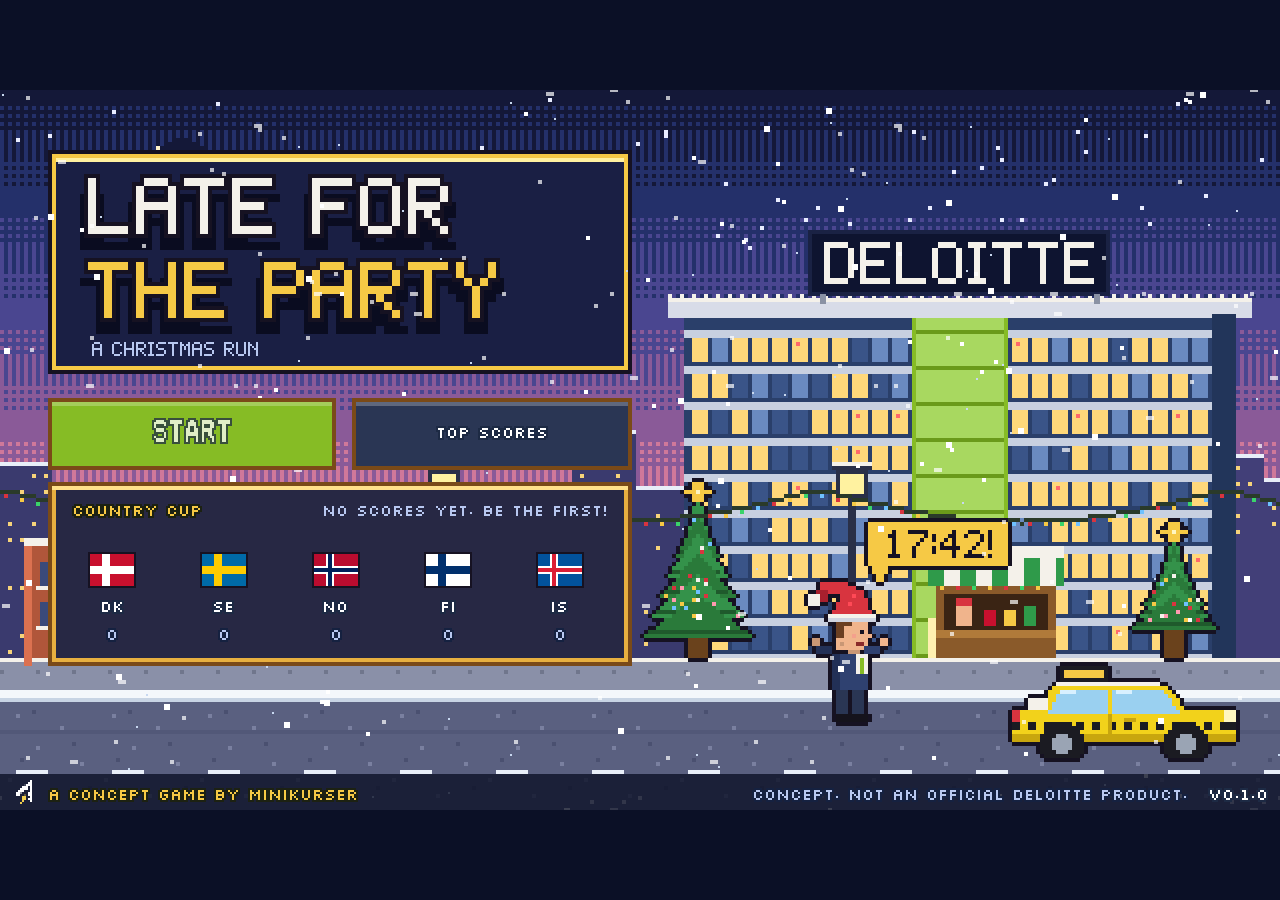
<file: deloitte/index.html>
<!DOCTYPE html>
<html lang="en">
<head>
<meta charset="utf-8">
<title>Late for the Party | concept game by Minikurser</title>
<meta name="robots" content="noindex, nofollow">
<meta name="description" content="Concept for a small Christmas pixel game for mobile. Built by Minikurser. Not an official Deloitte product.">
<meta name="author" content="Minikurser">
<meta property="og:site_name" content="Minikurser">
<meta property="og:title" content="Late for the Party">
<meta property="og:description" content="Concept game by Minikurser: run through the city, the office and the party before 18:00.">
<meta property="og:type" content="website">
<meta property="og:url" content="https://minikurser.dk/deloitte/">
<meta property="og:image" content="https://minikurser.dk/deloitte/preview.png">
<meta property="og:image:width" content="1200">
<meta property="og:image:height" content="630">
<meta name="twitter:card" content="summary_large_image">
<meta name="viewport" content="width=device-width, initial-scale=1, maximum-scale=1, user-scalable=no, viewport-fit=cover">
<meta name="theme-color" content="#0b1026">
<meta name="mobile-web-app-capable" content="yes">
<meta name="apple-mobile-web-app-capable" content="yes">
<meta name="apple-mobile-web-app-status-bar-style" content="black-translucent">
<meta name="apple-mobile-web-app-title" content="Late for the Party">
<link rel="icon" href="/img/favicon.png">
<style>
  html, body { margin: 0; height: 100%; background: #0b1026; overflow: hidden; overscroll-behavior: none; }
  body {
    position: fixed; inset: 0;
    padding: env(safe-area-inset-top) env(safe-area-inset-right) env(safe-area-inset-bottom) env(safe-area-inset-left);
    box-sizing: border-box; display: flex; flex-direction: column;
    touch-action: none; -webkit-user-select: none; user-select: none; -webkit-touch-callout: none;
    font-family: Montserrat, system-ui, -apple-system, 'Segoe UI', sans-serif;
  }
  #game { flex: 1; min-height: 0; width: 100%; }
  #game canvas { image-rendering: pixelated; display: block; }
  #rotate { display: none; color: #f6f1e6; text-align: center; padding: 14px 16px 22px; font-size: 16px; line-height: 1.4; }
  #rotate b { color: #ffcf3b; }
  @media (orientation: portrait) and (pointer: coarse) { #rotate { display: block; } }
  noscript { color: #f6f1e6; padding: 24px; display: block; }
  #splash { position: fixed; inset: 0; z-index: 20; background: #2a2847; display: flex; flex-direction: column;
    align-items: center; justify-content: center; gap: 14px; transition: opacity .5s; color: #f2f2f2; }
  #splash img { width: min(18vw, 18vh, 90px); height: auto; }
  #splash p { margin: 0; font-size: 15px; letter-spacing: .25em; text-transform: uppercase; }
  #splash small { font-size: 11px; letter-spacing: .08em; color: #b8b7c8; }
  #splash.gone { opacity: 0; pointer-events: none; }
  #rotate img { width: 40px; display: block; margin: 0 auto 10px; }
</style>
</head>
<body>
<div id="game"></div>
<div id="rotate"><img src="/img/minikurser-symbol-hvid.png" alt="Minikurser"><b>Turn your phone.</b><br>The game is made for landscape.</div>
<div id="splash" role="img" aria-label="Minikurser presents"><img src="/img/minikurser-symbol-hvid.png" alt="Minikurser"><p>Minikurser presents</p><small>Concept game. Not an official Deloitte product.</small></div>
<noscript>The game needs JavaScript.</noscript>
<script>
// Minikursers logo vises, mens spillet hentes, og mindst halvandet sekund
(function () {
  var t0 = Date.now();
  window.__hideSplash = function () {
    var el = document.getElementById('splash');
    if (!el) return;
    setTimeout(function () { el.classList.add('gone'); setTimeout(function () { el.remove(); }, 600); }, Math.max(0, 1500 - (Date.now() - t0)));
  };
})();
(function load(urls) {
  if (!urls.length) { window.__hideSplash(); document.getElementById('rotate').style.display = 'block'; document.getElementById('rotate').textContent = 'The game engine could not be loaded. Check your connection and try again.'; return; }
  var s = document.createElement('script');
  s.src = urls[0];
  s.onload = function () { import('./src/main.js'); };
  s.onerror = function () { load(urls.slice(1)); };
  document.head.appendChild(s);
})(["vendor/phaser.min.js", "https://cdn.jsdelivr.net/npm/phaser@4.2.1/dist/phaser.min.js", "https://unpkg.com/phaser@4.2.1/dist/phaser.min.js"]);
</script>
</body>
</html>
</file>
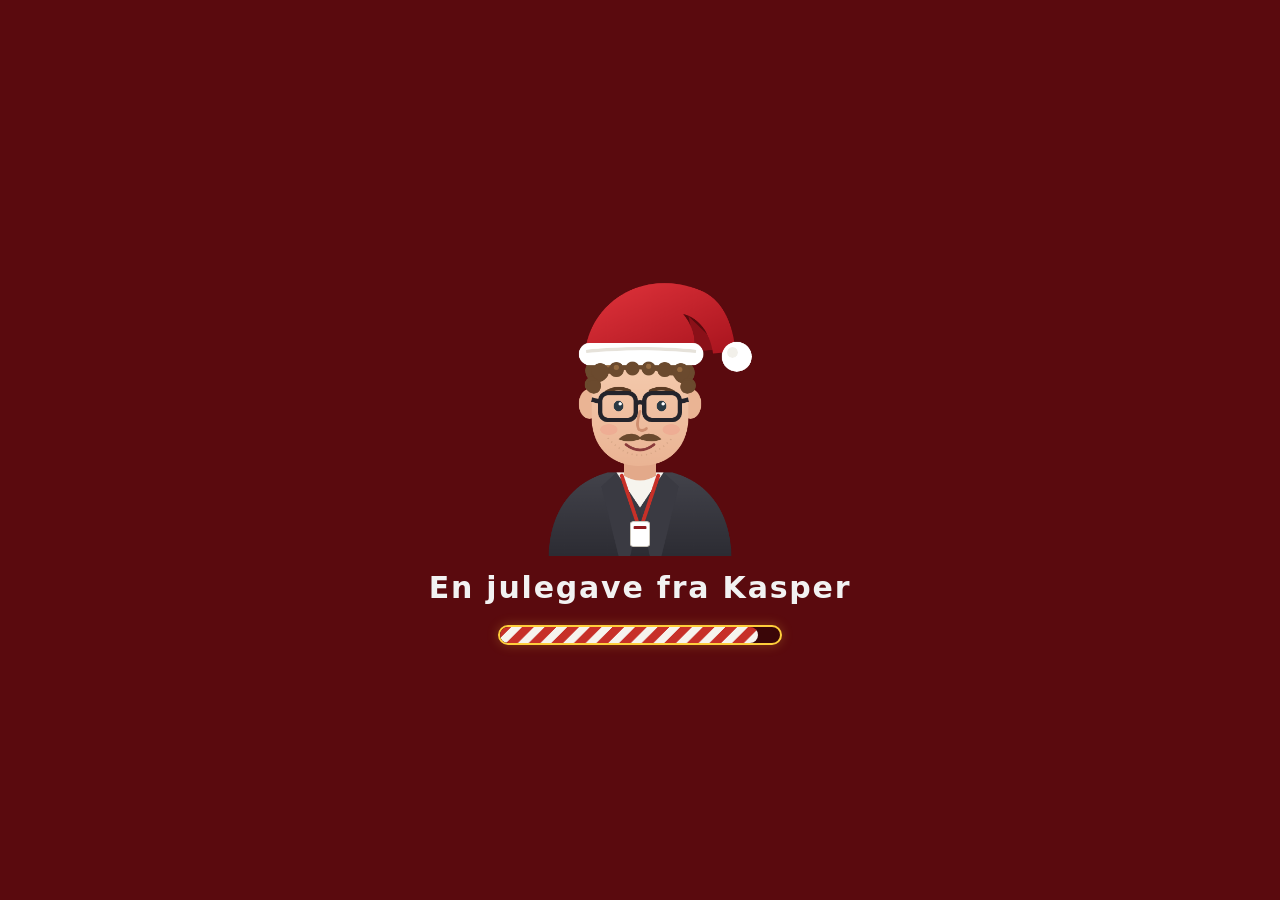
<file: frb/index.html>
<!DOCTYPE html>
<html lang="da">
<head>
<meta charset="utf-8">
<title>Nå julefrokosten | FRB+ julespil</title>
<meta name="robots" content="noindex, nofollow">
<meta name="description" content="Et lille julespil til mobilen for kollegerne på Campusadministrationen Frederiksberg+. En julegave fra Kasper.">
<meta name="author" content="Kasper Bergstrøm">
<meta property="og:site_name" content="Nå julefrokosten">
<meta property="og:title" content="Nå julefrokosten">
<meta property="og:description" content="Løb gennem campus, kontoret og julefrokosten, før klokken bliver 14.30. Afdelingerne dyster om pokalen.">
<meta property="og:type" content="website">
<meta property="og:url" content="https://minikurser.dk/frb/">
<meta property="og:image" content="https://minikurser.dk/frb/preview.png">
<meta property="og:image:width" content="1200">
<meta property="og:image:height" content="630">
<meta name="twitter:card" content="summary_large_image">
<meta name="viewport" content="width=device-width, initial-scale=1, maximum-scale=1, user-scalable=no, viewport-fit=cover">
<meta name="theme-color" content="#0b1026">
<meta name="mobile-web-app-capable" content="yes">
<meta name="apple-mobile-web-app-capable" content="yes">
<meta name="apple-mobile-web-app-status-bar-style" content="black-translucent">
<meta name="apple-mobile-web-app-title" content="Nå julefrokosten">
<link rel="icon" href="assets/avatar.png">
<style>
  html, body { margin: 0; height: 100%; background: #0b1026; overflow: hidden; overscroll-behavior: none; }
  body {
    position: fixed; inset: 0;
    padding: env(safe-area-inset-top) env(safe-area-inset-right) env(safe-area-inset-bottom) env(safe-area-inset-left);
    box-sizing: border-box; display: flex; flex-direction: column;
    touch-action: none; -webkit-user-select: none; user-select: none; -webkit-touch-callout: none;
    font-family: Montserrat, system-ui, -apple-system, 'Segoe UI', sans-serif;
  }
  #game { flex: 1; min-height: 0; width: 100%; }
  #game canvas { image-rendering: pixelated; display: block; }
  #rotate { display: none; color: #f6f1e6; text-align: center; padding: 14px 16px 22px; font-size: 16px; line-height: 1.4; }
  #rotate b { color: #ffcf3b; }
  @media (orientation: portrait) and (pointer: coarse) { #rotate { display: block; } }
  noscript { color: #f6f1e6; padding: 24px; display: block; }
  #splash { position: fixed; inset: 0; z-index: 20; background: #5a0a0e; display: flex; flex-direction: column;
    align-items: center; justify-content: center; gap: 14px; transition: opacity .5s; color: #f2f2f2; }
  #splash img { height: min(48vh, 300px); width: auto; }
  #splash p { margin: 0; font-size: clamp(20px, 4.5vh, 30px); font-weight: 700; letter-spacing: .06em; }
  #splash small { font-size: clamp(14px, 3vh, 19px); letter-spacing: .04em; color: #f2d6d2; }
  #splash.gone { opacity: 0; pointer-events: none; }
  /* juleagtig indlæsning: en bolsjestang, der langsomt fyldes op */
  #load { width: min(60vw, 280px); height: 16px; margin-top: 6px; border: 2px solid #ffcf3b; border-radius: 10px;
    background: #3a0608; overflow: hidden; box-shadow: 0 0 12px rgba(255, 207, 59, .25); }
  #load i { display: block; height: 100%; width: 0; border-radius: 8px;
    background: repeating-linear-gradient(-45deg, #f6f4ee 0 8px, #c73028 8px 16px); background-size: 22.6px 22.6px;
    animation: fill 3.4s cubic-bezier(.3, .1, .3, 1) forwards, stripes .9s linear infinite; }
  #load.done i { width: 100% !important; animation: stripes .9s linear infinite; transition: width .35s ease-out; }
  @keyframes fill { from { width: 0; } to { width: 92%; } }
  @keyframes stripes { from { background-position: 0 0; } to { background-position: 22.6px 0; } }
  @media (prefers-reduced-motion: reduce) { #load i { animation: fill 3.4s linear forwards; } }
  #rotate img { width: 40px; display: block; margin: 0 auto 10px; }
</style>
</head>
<body>
<div id="game"></div>
<div id="rotate"><img src="assets/avatar.png" alt="" style="width:80px"><b>Vend telefonen.</b><br>Spillet er lavet til at ligge ned.</div>
<div id="splash" role="img" aria-label="En julegave fra Kasper"><img src="assets/avatar.png" alt="Kasper med nissehue"><p>En julegave fra Kasper</p><div id="load" aria-hidden="true"><i></i></div></div>
<noscript>Spillet kræver JavaScript.</noscript>
<script>
// Kasper vises, mens spillet hentes, og mindst tre et halvt sekund, så alle kan se, hvem gaven er fra
(function () {
  var t0 = Date.now();
  window.__hideSplash = function () {
    var el = document.getElementById('splash');
    if (!el) return;
    var wait = Math.max(0, 3500 - (Date.now() - t0));
    setTimeout(function () {
      var bar = document.getElementById('load');
      if (bar) bar.classList.add('done');   // bolsjestangen fyldes helt op, før skærmen forsvinder
      setTimeout(function () { el.classList.add('gone'); setTimeout(function () { el.remove(); }, 600); }, 450);
    }, wait);
  };
})();
(function load(urls) {
  if (!urls.length) { window.__hideSplash(); document.getElementById('rotate').style.display = 'block'; document.getElementById('rotate').textContent = 'Spillet kunne ikke hentes. Tjek forbindelsen og prøv igen.'; return; }
  var s = document.createElement('script');
  s.src = urls[0];
  s.onload = function () { import('./src/main.js'); };
  s.onerror = function () { load(urls.slice(1)); };
  document.head.appendChild(s);
})(["vendor/phaser.min.js", "https://cdn.jsdelivr.net/npm/phaser@4.2.1/dist/phaser.min.js", "https://unpkg.com/phaser@4.2.1/dist/phaser.min.js"]);
</script>
</body>
</html>
</file>
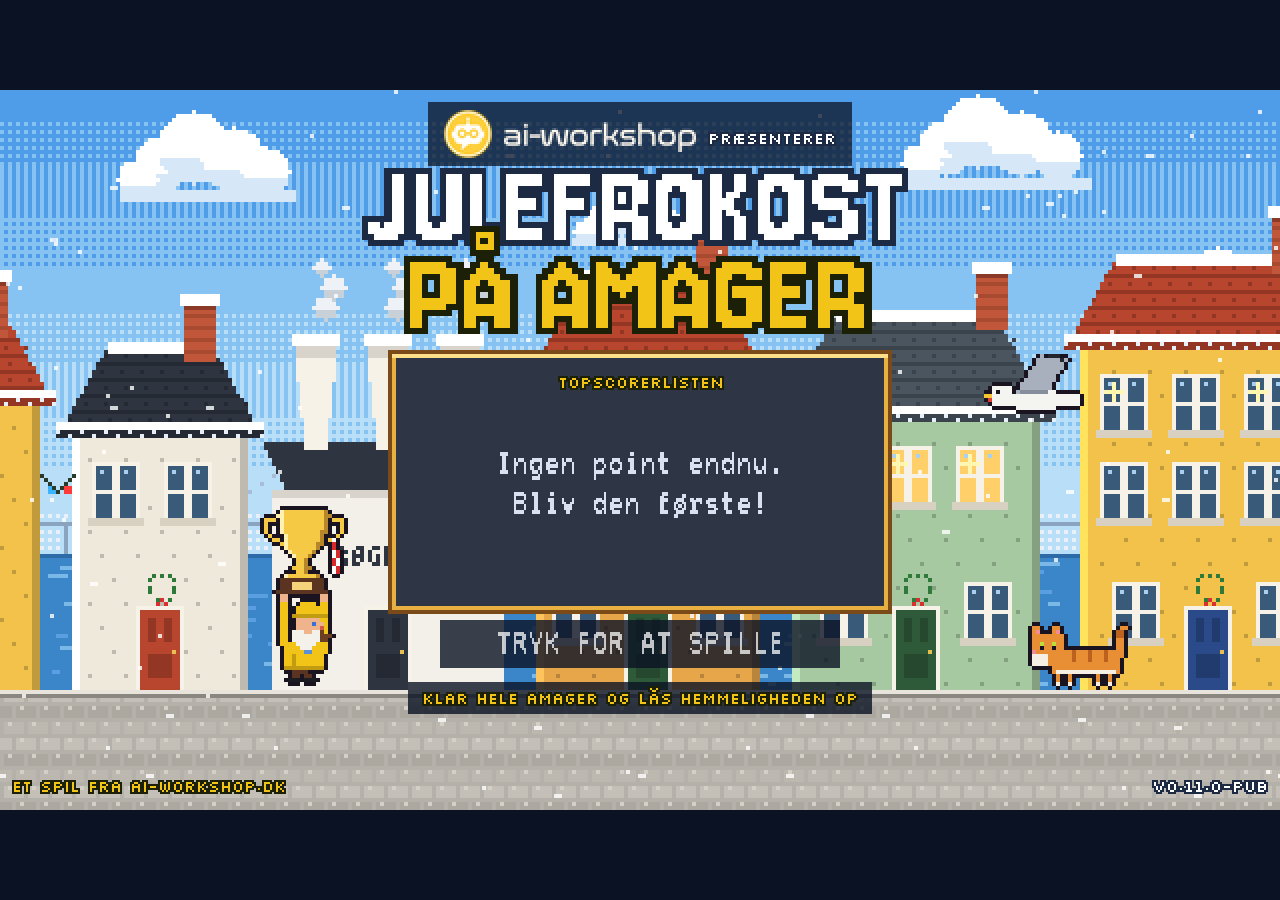
<file: julefrokost/index.html>
<!DOCTYPE html>
<html lang="da">
<head>
<meta charset="utf-8">
<title>Julefrokost på Amager | et spil fra ai-workshop</title>
<meta name="description" content="Et lille pixelspil fra ai-workshop. Løb gennem Amager som skagenfisker med en kæmpe pokal, kom på topscorerlisten og lås hemmeligheden op. Bygget med AI af ai-workshop.dk.">
<meta name="author" content="ai-workshop.dk">
<meta property="og:site_name" content="ai-workshop.dk">
<meta property="og:title" content="Julefrokost på Amager: kan du slå topscoren?">
<meta property="og:description" content="Et spil fra ai-workshop. Tretten baner fra Dragør over Islands Brygge, Amager Bio og Amager Strand til CopenHill. Spil på mobilen, kom på listen og lås hemmeligheden op.">
<meta property="og:type" content="website">
<meta property="og:image" content="https://minikurser.dk/julefrokost/assets/og.png">
<meta property="og:url" content="https://minikurser.dk/julefrokost/">
<link rel="canonical" href="https://minikurser.dk/julefrokost/">
<meta name="twitter:card" content="summary_large_image">
<meta name="viewport" content="width=device-width, initial-scale=1, maximum-scale=1, user-scalable=no, viewport-fit=cover">
<meta name="theme-color" content="#0b1224">
<meta name="mobile-web-app-capable" content="yes">
<meta name="apple-mobile-web-app-capable" content="yes">
<meta name="apple-mobile-web-app-status-bar-style" content="black-translucent">
<meta name="apple-mobile-web-app-title" content="Julefrokost">
<link rel="icon" type="image/png" sizes="32x32" href="assets/brand/favicon-32.png">
<link rel="icon" type="image/png" sizes="192x192" href="assets/brand/favicon-192.png">
<link rel="apple-touch-icon" href="assets/icon-192.png">
<style>
  html, body { margin: 0; height: 100%; background: #0b1224; overflow: hidden; overscroll-behavior: none; }
  body {
    position: fixed; inset: 0;
    padding: env(safe-area-inset-top) env(safe-area-inset-right) env(safe-area-inset-bottom) env(safe-area-inset-left);
    box-sizing: border-box; display: flex; flex-direction: column;
    touch-action: none; -webkit-user-select: none; user-select: none; -webkit-touch-callout: none;
    font-family: system-ui, -apple-system, 'Segoe UI', sans-serif;
  }
  #game { flex: 1; min-height: 0; width: 100%; }
  #game canvas { image-rendering: pixelated; display: block; }
  #rotate { display: none; color: #f6f1e6; text-align: center; padding: 14px 16px 22px; font-size: 16px; line-height: 1.4; }
  #rotate b { color: #f2c418; }
  @media (orientation: portrait) and (pointer: coarse) { #rotate { display: block; } }
  noscript { color: #f6f1e6; padding: 24px; display: block; }
  #splash { position: fixed; inset: 0; z-index: 20; background: #0b1224; display: flex; flex-direction: column;
    align-items: center; justify-content: center; gap: 14px; transition: opacity .5s; color: #d9e0ee; }
  #splash img { width: min(44vw, 44vh, 220px); height: auto; }
  #splash p { margin: 0; font-size: 15px; letter-spacing: .25em; text-transform: uppercase; }
  #splash.gone { opacity: 0; pointer-events: none; }
  #rotate img { width: 96px; display: block; margin: 0 auto 10px; }
</style>
</head>
<body>
<div id="game"></div>
<div id="rotate"><img src="assets/brand/logo-light.png" alt="ai-workshop"><b>Drej telefonen.</b><br>Spillet er lavet til bredformat.</div>
<div id="splash" role="img" aria-label="ai-workshop præsenterer"><img src="assets/brand/logo-light.png" alt="ai-workshop"><p>præsenterer</p></div>
<noscript>Spillet kræver JavaScript.</noscript>
<script>
// ai-workshops logo vises, mens spillet hentes, og mindst halvandet sekund
(function () {
  var t0 = Date.now();
  window.__hideSplash = function () {
    var el = document.getElementById('splash');
    if (!el) return;
    setTimeout(function () { el.classList.add('gone'); setTimeout(function () { el.remove(); }, 600); }, Math.max(0, 1500 - (Date.now() - t0)));
  };
})();
(function load(urls) {
  if (!urls.length) { window.__hideSplash(); document.getElementById('rotate').style.display = 'block'; document.getElementById('rotate').textContent = 'Spilmotoren kunne ikke hentes. Tjek forbindelsen og prøv igen.'; return; }
  var s = document.createElement('script');
  s.src = urls[0];
  s.onload = function () { import('./src/main.js'); };
  s.onerror = function () { load(urls.slice(1)); };
  document.head.appendChild(s);
})(["vendor/phaser.min.js", "https://cdn.jsdelivr.net/npm/phaser@4.2.1/dist/phaser.min.js", "https://unpkg.com/phaser@4.2.1/dist/phaser.min.js"]);
</script>
</body>
</html>
</file>
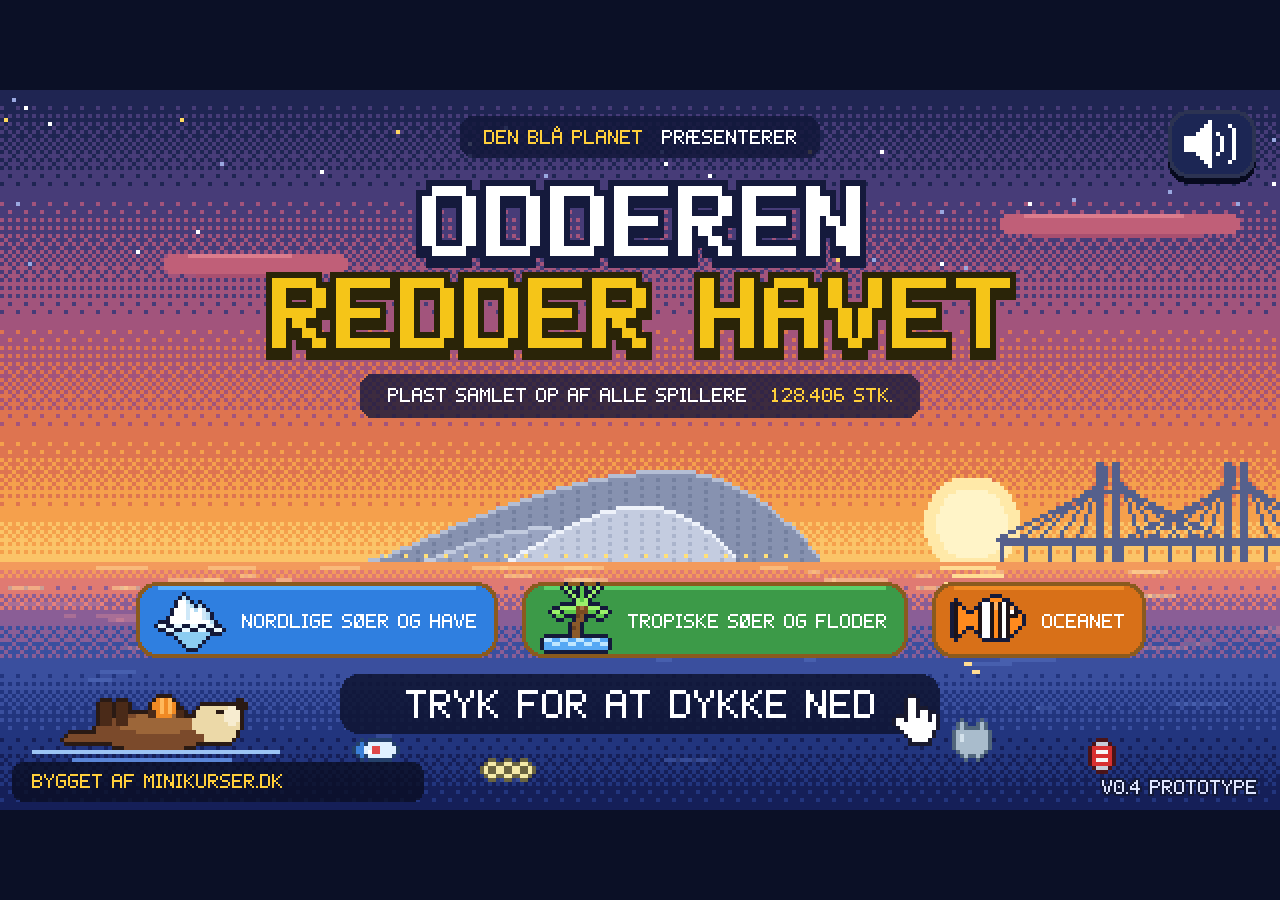
<file: odderen/index.html>
<!DOCTYPE html>
<html lang="da">
<head>
<meta charset="utf-8">
<meta name="viewport" content="width=device-width, initial-scale=1, user-scalable=no">
<title>Odderen redder havet</title>
<meta name="robots" content="noindex, nofollow">
<meta name="description" content="Prototype på et pixelspil til mobilen: odderen rydder op i havet. Bygget af Minikurser.">
<meta property="og:title" content="Odderen redder havet">
<meta property="og:description" content="Prototype på et pixelspil til mobilen: odderen rydder op i havet. Startskærm, valg af odder, verdenskort og øvebanen Øresund.">
<meta property="og:type" content="website">
<meta property="og:url" content="https://minikurser.dk/odderen/">
<meta property="og:image" content="https://minikurser.dk/odderen/preview.png">
<meta property="og:image:width" content="1200">
<meta property="og:image:height" content="630">
<meta name="twitter:card" content="summary_large_image">
<link rel="icon" href="/img/favicon.png">
<style>
html,body{margin:0;height:100%;background:#0b1026;overflow:hidden;touch-action:none;-webkit-user-select:none;user-select:none;-webkit-touch-callout:none;-webkit-tap-highlight-color:transparent}
#stage{position:fixed;left:50%;top:50%;transform:translate(-50%,-50%)}
canvas{display:block;width:100%;height:100%}
</style>
</head>
<body>
<div id="stage"><canvas id="c" width="640" height="360" aria-label="Odderen redder havet. Pixelspil med startskærm, valg af odder, verdenskort og øvebane."></canvas></div>
<script>
(()=>{'use strict';
/* ============================================================
   ODDEREN REDDER HAVET  ·  prototype v0.3
   Tegnes i 320x180 "fede pixels" (art) og 640x360 (tekst/UI).
   ============================================================ */
const W=640,H=360,AW=320,AH=180;
const mkc=(w,h)=>{const c=document.createElement('canvas');c.width=w;c.height=h;return c};
const stage=document.getElementById('stage'),cv=document.getElementById('c'),sx=cv.getContext('2d');
const buf=mkc(W,H),b=buf.getContext('2d');
const art=mkc(AW,AH),a=art.getContext('2d');
b.imageSmoothingEnabled=false;a.imageSmoothingEnabled=false;

/* ---------- små hjælpere ---------- */
const R=(ctx,x,y,w,h,c)=>{ctx.fillStyle=c;ctx.fillRect(Math.round(x),Math.round(y),Math.round(w),Math.round(h))};
/* afrundet kasse i pixelstil */
function rr(ctx,x,y,w,h,r,c){x=Math.round(x);y=Math.round(y);w=Math.round(w);h=Math.round(h);if(w<=0||h<=0)return;r=Math.max(0,Math.min(r|0,w>>1,h>>1));ctx.fillStyle=c;if(!r){ctx.fillRect(x,y,w,h);return}
 ctx.fillRect(x,y+r,w,h-2*r);for(let j=0;j<r;j++){const dy=r-j-.5,ins=Math.round(r-Math.sqrt(r*r-dy*dy));ctx.fillRect(x+ins,y+j,w-2*ins,1);ctx.fillRect(x+ins,y+h-1-j,w-2*ins,1)}}
const hex=c=>{const n=parseInt(c.slice(1),16);return[n>>16&255,n>>8&255,n&255]};
const BAYER=[0,8,2,10,12,4,14,6,3,11,1,9,15,7,13,5];
const mod=(n,m)=>((n%m)+m)%m;
function rng(seed){let s=seed>>>0;return()=>{s=(s+0x6D2B79F5)>>>0;let t=s;t=Math.imul(t^(t>>>15),t|1);t^=t+Math.imul(t^(t>>>7),t|61);return((t^(t>>>14))>>>0)/4294967296}}
function ell(ctx,cx,cy,rx,ry,col){ctx.fillStyle=col;for(let y=Math.ceil(cy-ry);y<=Math.floor(cy+ry);y++){const dy=(y-cy)/ry;const hw=rx*Math.sqrt(Math.max(0,1-dy*dy));const x0=Math.round(cx-hw),x1=Math.round(cx+hw);if(x1>x0)ctx.fillRect(x0,y,x1-x0,1)}}
function line(ctx,x0,y0,x1,y1,col){ctx.fillStyle=col;x0|=0;y0|=0;x1|=0;y1|=0;const dx=Math.abs(x1-x0),dy=-Math.abs(y1-y0),sxx=x0<x1?1:-1,syy=y0<y1?1:-1;let e=dx+dy;for(;;){ctx.fillRect(x0,y0,1,1);if(x0===x1&&y0===y1)break;const e2=2*e;if(e2>=dy){e+=dy;x0+=sxx}if(e2<=dx){e+=dx;y0+=syy}}}
function gradV(ctx,x0,y0,w,h,stops){const id=ctx.createImageData(w,h),d=id.data;for(let y=0;y<h;y++){const t=y/(h-1||1);let i=0;while(i<stops.length-2&&t>stops[i+1][0])i++;const A=hex(stops[i][1]),B=hex(stops[i+1][1]);const f=(t-stops[i][0])/(stops[i+1][0]-stops[i][0]);for(let x=0;x<w;x++){const th=(BAYER[(y&3)*4+(x&3)]+.5)/16;const c=f>th?B:A;const p=(y*w+x)*4;d[p]=c[0];d[p+1]=c[1];d[p+2]=c[2];d[p+3]=255}}ctx.putImageData(id,x0,y0)}
function outl(c,col){const w=c.width,h=c.height,s=c.getContext('2d').getImageData(0,0,w,h).data;const o=mkc(w+2,h+2),x=o.getContext('2d');x.fillStyle=col;const op=(i,j)=>i>=0&&j>=0&&i<w&&j<h&&s[(j*w+i)*4+3]>127;for(let j=-1;j<=h;j++)for(let i=-1;i<=w;i++){if(!op(i,j)&&(op(i-1,j)||op(i+1,j)||op(i,j-1)||op(i,j+1)))x.fillRect(i+1,j+1,1,1)}x.drawImage(c,1,1);return o}
function sp(rows,pal,ol){const h=rows.length,w=rows[0].length;const c=mkc(w,h),x=c.getContext('2d');rows.forEach((r,y)=>{for(let i=0;i<w;i++){const ch=r[i];if(pal[ch]){x.fillStyle=pal[ch];x.fillRect(i,y,1,1)}}});return ol?outl(c,ol):c}
function draw(w,h,fn,ol){const c=mkc(w,h);fn(c.getContext('2d'));return ol?outl(c,ol):c}
function wrap(str,max){const out=[];let cur='';for(const w of str.split(' ')){if((cur+' '+w).trim().length>max){out.push(cur);cur=w}else cur=(cur+' '+w).trim()}if(cur)out.push(cur);return out}
const DARK='#141a3a',INK='#2a1a14',YEL='#ffcf3b',GOLD='#f5c518',GREEN='#6ae088',RED='#ff4a5a';
const WCOL=['#5ab0ff','#5ad06a','#f08a24'],WDARK=['#2f7fe0','#3c9a48','#d87018'];

/* ---------- bitmapfont 5x7 ---------- */
const FD={
'A':'.###./#...#/#...#/#####/#...#/#...#/#...#','B':'####./#...#/#...#/####./#...#/#...#/####.',
'C':'.####/#..../#..../#..../#..../#..../.####','D':'####./#...#/#...#/#...#/#...#/#...#/####.',
'E':'#####/#..../#..../####./#..../#..../#####','F':'#####/#..../#..../####./#..../#..../#....',
'G':'.####/#..../#..../#.###/#...#/#...#/.###.','H':'#...#/#...#/#...#/#####/#...#/#...#/#...#',
'I':'###/.#./.#./.#./.#./.#./###','J':'..###/....#/....#/....#/....#/#...#/.###.',
'K':'#...#/#..#./#.#../##.../#.#../#..#./#...#','L':'#..../#..../#..../#..../#..../#..../#####',
'M':'#...#/##.##/#.#.#/#.#.#/#...#/#...#/#...#','N':'#...#/##..#/##..#/#.#.#/#..##/#..##/#...#',
'O':'.###./#...#/#...#/#...#/#...#/#...#/.###.','P':'####./#...#/#...#/####./#..../#..../#....',
'Q':'.###./#...#/#...#/#...#/#.#.#/#..#./.##.#','R':'####./#...#/#...#/####./#.#../#..#./#...#',
'S':'.####/#..../#..../.###./....#/....#/####.','T':'#####/..#../..#../..#../..#../..#../..#..',
'U':'#...#/#...#/#...#/#...#/#...#/#...#/.###.','V':'#...#/#...#/#...#/.#.#./.#.#./.#.#./..#..',
'W':'#...#/#...#/#...#/#.#.#/#.#.#/##.##/#...#','X':'#...#/#...#/.#.#./..#../.#.#./#...#/#...#',
'Y':'#...#/#...#/.#.#./..#../..#../..#../..#..','Z':'#####/....#/...#./..#../.#.../#..../#####',
'Æ':'.######/#..#.../#..#.../######./#..#.../#..#.../#..####','Ø':'.####/#..##/#..##/#.#.#/##..#/##..#/####.',
'Å':'..#../.#.#./.###./#...#/#...#/#####/#...#/#...#/#...#',
'0':'.###./#...#/#...#/#.#.#/#...#/#...#/.###.','1':'..#../.##../..#../..#../..#../..#../.###.',
'2':'.###./#...#/....#/...#./..#../.#.../#####','3':'####./....#/....#/.###./....#/....#/####.',
'4':'...#./..##./.#.#./#..#./#####/...#./...#.','5':'#####/#..../####./....#/....#/#...#/.###.',
'6':'.###./#..../#..../####./#...#/#...#/.###.','7':'#####/....#/...#./..#../..#../..#../..#..',
'8':'.###./#...#/#...#/.###./#...#/#...#/.###.','9':'.###./#...#/#...#/.####/....#/....#/.###.',
' ':'.../.../.../.../.../.../...','.':'././././././#',',':'../../../../.#/.#/#.',
'!':'#/#/#/#/#/./#','?':'.###./#...#/....#/...#./..#../...../..#..',':':'././#/././#/.',
'/':'....#/....#/...#./..#../.#.../#..../#....','+':'...../..#../..#../#####/..#../..#../.....',
'x':'...../...../#...#/.#.#./..#../.#.#./#...#','·':'./././#/././.',
'%':'##..#/##..#/...#./..#../.#.../#..##/#..##','<':'...#/..#./.#../#.../.#../..#./...#','>':'#.../.#../..#./...#/..#./.#../#...'
};
const F={};for(const k in FD){const rows=FD[k].split('/');F[k]={rows,w:rows[0].length,up:rows.length===9}}
const glyph=ch=>F[ch]||F['?'];
function measure(str,sc=1,bold=0){let w=0;for(const ch of String(str))w+=(glyph(ch).w+1)*sc+bold;return Math.max(0,w-sc)}
const tcache=new Map();
function tcanvas(str,sc,col,o,ow,sh,bold){const key=str+'|'+sc+col+o+ow+sh+bold;let c=tcache.get(key);if(c)return c;if(tcache.size>700)tcache.clear();
  const pad=o?ow:0;c=mkc(measure(str,sc,bold)+pad*2+1,9*sc+pad*2+sh);const x=c.getContext('2d');
  const raw=(dx,dy,color)=>{x.fillStyle=color;let cx=pad+dx;for(const ch of str){const g=glyph(ch),off=g.up?0:2;g.rows.forEach((row,ry)=>{let run=0;for(let i=0;i<=row.length;i++){if(row[i]==='#')run++;else{if(run)x.fillRect(cx+(i-run)*sc,pad+dy+(ry+off)*sc,run*sc+bold,sc);run=0}}});cx+=(g.w+1)*sc+bold}};
  if(o){if(sh)for(let dx=-1;dx<=1;dx++)raw(dx*ow,ow+sh,o);for(let dx=-1;dx<=1;dx++)for(let dy=-1;dy<=1;dy++)if(dx||dy)raw(dx*ow,dy*ow,o)}
  raw(0,0,col);c.pad=pad;tcache.set(key,c);return c}
/* T: y er toppen af versalhøjden. Å får sin ring ovenover. */
function T(str,x,y,opt={}){str=String(str);const sc=opt.s||1;const c=tcanvas(str,sc,opt.c||'#fff',opt.o||'',opt.ow||(sc>=3?2:1),opt.sh||0,opt.b||0);const w=c.width-c.pad*2-1;let dx=x;if(opt.a==='c')dx=x-(w>>1);else if(opt.a==='r')dx=x-w;b.drawImage(c,Math.round(dx-c.pad),Math.round(y-c.pad-2*sc));return w}
const P=(x,y,w,h,c,r=7)=>rr(b,x,y,w,h,r,c||'rgba(14,20,46,.86)');
function frame(x,y,w,h,border,fill,r=8){rr(b,x,y,w,h,r,border);rr(b,x+2,y+2,w-4,h-4,Math.max(0,r-2),fill)}

/* ---------- ikoner ---------- */
const ICONDEF={
 play:[9,11,(x,c)=>{for(let j=0;j<11;j++)R(x,0,j,Math.round((6-Math.abs(j-5))*1.5),1,c)}],
 back:[11,9,(x,c)=>{for(let i=0;i<5;i++)R(x,i,4-i,1,1+2*i,c);R(x,5,3,6,3,c)}],
 right:[6,11,(x,c)=>{for(let i=0;i<6;i++)R(x,i,i,1,11-2*i,c)}],
 up:[9,9,(x,c)=>{for(let i=0;i<5;i++)R(x,4-i,i,1+2*i,1,c);R(x,3,5,3,4,c)}],
 down:[9,9,(x,c)=>{for(let i=0;i<5;i++)R(x,4-i,8-i,1+2*i,1,c);R(x,3,0,3,4,c)}],
 sound:[14,12,(x,c)=>{R(x,0,4,3,4,c);for(let i=0;i<4;i++)R(x,3+i,3-i,1,6+2*i,c);R(x,9,4,1,4,c);R(x,8,3,1,1,c);R(x,8,8,1,1,c);R(x,12,2,1,8,c);R(x,11,1,1,1,c);R(x,11,10,1,1,c)}],
 mute:[14,12,(x,c)=>{R(x,0,4,3,4,c);for(let i=0;i<4;i++)R(x,3+i,3-i,1,6+2*i,c);for(let k=0;k<5;k++){R(x,9+k,3+k,1,2,c);R(x,13-k,3+k,1,2,c)}}],
 whirl:[15,15,(x,c)=>{for(let an=0;an<3.75*Math.PI;an+=.02){const r=.6+an*.55;R(x,Math.round(7+Math.cos(an)*r),Math.round(7+Math.sin(an)*r),1,1,c)}R(x,6,6,3,3,c)}],
 replay:[13,13,(x,c)=>{for(let an=0;an<6.283;an+=.02){if(an>4.5&&an<5.7)continue;for(const r of[4.2,5.3])R(x,Math.round(6+Math.cos(an)*r),Math.round(6+Math.sin(an)*r),1,1,c)}R(x,5,0,2,5,c);R(x,7,1,1,3,c);R(x,8,2,1,1,c)}],
 check:[11,9,(x,c)=>{line(x,0,4,3,7,c);line(x,0,5,3,8,c);line(x,3,7,10,0,c);line(x,3,8,10,1,c)}],
 cross:[9,9,(x,c)=>{line(x,0,0,8,8,c);line(x,1,0,8,7,c);line(x,0,1,7,8,c);line(x,8,0,0,8,c);line(x,7,0,0,7,c);line(x,8,1,1,8,c)}],
 lock:[9,11,(x,c)=>{R(x,2,0,5,1,c);R(x,1,1,1,4,c);R(x,7,1,1,4,c);R(x,0,5,9,6,c);R(x,4,7,1,2,DARK)}],
 globe:[13,13,(x)=>{ell(x,6.5,6.5,6.5,6.5,'#3484e4');ell(x,4,4,2.8,2.2,'#52c060');ell(x,9,8.5,2.2,2.8,'#52c060');R(x,3,2,2,1,'#a8d4ff')}]
};
const ICN={};
function icon(n,c='#fff',ol){const k=n+c+(ol||'');if(ICN[k])return ICN[k];const[w,h,f]=ICONDEF[n];return ICN[k]=draw(w,h,x=>f(x,c),ol)}
function ic(n,x,y,sc=2,c,ol){const s=icon(n,c,ol);b.drawImage(s,Math.round(x),Math.round(y),s.width*sc,s.height*sc);return s.width*sc}

/* knap med ikon og/eller tekst */
function btn(x,y,w,h,o){const on=o.on!==false,isc=o.isc||2,sc=o.sc||2;
 rr(b,x,y+3,w,h,9,'#070a1e');frame(x,y,w,h,on?'#8a6a10':'#2c3352',on?YEL:'#3e4770',9);if(on)R(b,x+9,y+3,w-18,2,'#ffe58a');
 const col=on?DARK:'#dfe5fa';const icv=o.spr||(o.icon?icon(o.icon,col):null);const iw=icv?icv.width*isc:0;const lw=o.label?measure(o.label,sc):0;const gap=icv&&o.label?8:0;let cx=x+(w-iw-gap-lw)/2;
 if(icv){b.drawImage(icv,Math.round(cx),Math.round(y+(h-icv.height*isc)/2),iw,icv.height*isc);cx+=iw+gap}
 if(o.label)T(o.label,cx,y+Math.round((h-7*sc)/2),{s:sc,c:col});
 if(o.fn)Z(x-5,y-5,w+10,h+12,o.fn)}

/* ---------- sprites ---------- */
const SPR={};
SPR.heart=sp(['.rr.rr.','rwrrrrr','rrrrrrr','.rrrrr.','..rrr..','...r...'],{r:'#e8283c',w:'#ff9aa8'},'#3a0a14');
SPR.heartOff=sp(['.rr.rr.','rrrrrrr','rrrrrrr','.rrrrr.','..rrr..','...r...'],{r:'#5a2a44'},'#2a1026');
SPR.shell=sp(['..ooo..','.olool.','ololool','olololo','.ooooo.','..ddd..'],{o:'#f08a24',l:'#ffb85a',d:'#b85c14'},'#5a2a08');
SPR.shellP=sp(['..ooo..','.olool.','ololool','olololo','.ooooo.','..ddd..'],{o:'#f078a0',l:'#ffb0c8',d:'#b84870'},'#5a1a34');
SPR.bottle=sp(['.b.wwwwww.','bbwwrrwwww','bbwlrrwwww','.b.wwwwww.'],{b:'#3a7fd8',w:'#dff0ff',l:'#ffffff',r:'#e04848'},'#24406a');
SPR.can=sp(['.sss.','rrrrr','rwwwr','rrrrr','rwwwr','rrrrr','.sss.'],{s:'#c8ccd8',r:'#d83030',w:'#f6f6f6'},'#4a1418');
SPR.bag=sp(['.g....g.','.g....g.','gggggggg','glgggggg','glgggggg','gggggggg','gggggggg','.gggggg.','..g..g..'],{g:'#a9bccc',l:'#d4e2ec'},'#51667c');
SPR.rings=sp(['.yy..yy..yy.','y..yy..yy..y','y..yy..yy..y','.yy..yy..yy.'],{y:'#f4eaa8'},'#6a6440');
SPR.jelly=sp(['..pppppp..','.pPPppppp.','pPPppppppp','pPpppppppp','pppppppppp','.pppppppp.','.d.d..d.d.','.d.d..d.d.','d..d..d..d','d.d..d..d.','..d....d..'],{p:'#f078a8',P:'#ffb8d0',d:'#c04880'},'#6a1a44');
SPR.crab=sp(['r.r.....r.r','rr.......rr','.rrrrrrrrr.','rrwrrrrrwrr','rrkrrrrrkrr','.rrrrrrrrr.','r.r.r.r.r.r'],{r:'#e04830',w:'#ffffff',k:'#201018'},'#5a1408');
SPR.star=sp(['....y....','....y....','...yyy...','yyyyyyyyy','.yyyyyyy.','..yyyyy..','..yyyyy..','.yyy.yyy.','.y.....y.'],{y:YEL},'#5a3c08');
SPR.starOff=sp(['....y....','....y....','...yyy...','yyyyyyyyy','.yyyyyyy.','..yyyyy..','..yyyyy..','.yyy.yyy.','.y.....y.'],{y:'#3a4266'},'#1a2040');
SPR.gullA=sp(['.....gg.......','......ggg.....','.......ggg....','wwwwwwwwwwwwy.','.wwwwwwwwkw...','...wwwwww.....'],{g:'#8a94a8',w:'#ffffff',y:'#f0a020',k:'#202030'},'#3a4460');
SPR.gullB=sp(['..............','..............','wwwwwwwwwwwwy.','.wwwwwgggkw...','...wwwggg.....','.......gg.....'],{g:'#8a94a8',w:'#ffffff',y:'#f0a020',k:'#202030'},'#3a4460');
SPR.fish=sp(['s..sss..','ssssssks','s..sss..'],{s:'#a8c8dc',k:'#203040'});
SPR.hand=sp(['....kk......','...kwwk.....','...kwwk.....','...kwwkkk...','...kwwkwwkk.','.kkkwwkwwkwk','kwwkwwwwwkwk','kwwwwwwwwwwk','.kwwwwwwwwwk','..kwwwwwwwk.','...kwwwwwwk.','....kwwwwk..','....kkkkkk..'],{k:'#1a1a2e',w:'#ffffff'});
SPR.oil=draw(22,9,x=>{ell(x,11,4,10.5,4,'#1a1426');ell(x,8,3,4,1.4,'#4a2f6e');R(x,13,2,3,1,'#2f6a8a');R(x,5,5,3,1,'#6a3a5a');R(x,15,5,2,1,'#3a7a6a')},'#07060c');
SPR.quiz=draw(14,14,x=>{rr(x,0,0,14,14,3,'#c89418');rr(x,1,1,12,12,2,YEL);R(x,2,1,10,1,'#ffe88a');R(x,2,12,10,1,'#b88410');F['?'].rows.forEach((r,j)=>{for(let i=0;i<5;i++)if(r[i]==='#')R(x,4+i,3+j,1,1,DARK)})},'#3a2a08');
SPR.urchin=draw(15,15,x=>{for(let k=0;k<14;k++){const an=k/14*6.283;line(x,7,7,Math.round(7+Math.cos(an)*7),Math.round(7+Math.sin(an)*7),'#4a1e66')}ell(x,7,7,4.2,4.2,'#7a3a9a');ell(x,6,6,2,1.6,'#9a5abc');R(x,5,5,2,1,'#c89ae0')},'#22082e');
SPR.carrot=draw(9,15,x=>{R(x,4,0,1,4,'#3aa04a');R(x,2,1,1,3,'#3aa04a');R(x,6,1,1,3,'#3aa04a');R(x,3,2,1,2,'#52c060');R(x,5,2,1,2,'#52c060');for(let j=0;j<11;j++){const w=Math.max(1,Math.round(7-j*.6));R(x,Math.round(4.5-w/2),4+j,w,1,'#f08a24')}R(x,2,6,2,1,'#b85c14');R(x,4,9,2,1,'#b85c14');R(x,3,12,2,1,'#b85c14');R(x,3,5,1,4,'#ffb85a')},'#4a2408');
function netCanvas(w,h,floatsTop){const c=mkc(w,h+3),x=c.getContext('2d'),oy=floatsTop?3:0;x.fillStyle='rgba(214,200,160,.20)';x.fillRect(1,oy,w-2,h);for(let j=0;j<h;j++)for(let i=0;i<w;i++)if((i+j)%4===0||mod(i-j,4)===0)R(x,i,oy+j,1,1,'#d6c8a0');R(x,0,oy,1,h,'#a89868');R(x,w-1,oy,1,h,'#a89868');const fy=floatsTop?0:h-1;for(let i=1;i<w-2;i+=5){R(x,i,fy,3,3,'#e8602c');R(x,i,fy,1,1,'#ff9a6a')}return c}
SPR.netTop=netCanvas(15,39,false);SPR.netBot=netCanvas(15,72,true);
SPR.netIcon=draw(12,14,x=>{x.drawImage(netCanvas(10,10,true),1,0)},'#4a3e20');
SPR.bundle=draw(22,20,x=>{for(let j=0;j<20;j++)for(let i=0;i<22;i++){const dx=(i-10.5)/11,dy=(j-9.5)/10;if(dx*dx+dy*dy<=1){if((i+j)%3===0||mod(i-j,3)===0)R(x,i,j,1,1,'#d6c8a0');else R(x,i,j,1,1,'rgba(214,200,160,.28)')}}R(x,9,0,3,1,'#a89868')});
SPR.crabTrapped=draw(17,13,x=>{x.drawImage(SPR.crab,2,2);for(let j=0;j<13;j++)for(let i=0;i<17;i++){const dx=(i-8)/8.5,dy=(j-6)/6.5;if(dx*dx+dy*dy<=1&&((i+j)%3===0||mod(i-j,3)===0))R(x,i,j,1,1,'#e6d8b0')}});

/* ikoner for de tre verdener */
SPR.wNord=draw(16,14,x=>{
 const ice=[[6,6],[5,7],[5,8,10,10],[4,9,10,11],[4,12],[3,12],[3,13]];
 ice.forEach((r,j)=>{for(let k=0;k<r.length;k+=2){R(x,r[k],j+1,r[k+1]-r[k]+1,1,'#ffffff');R(x,r[k+1],j+1,1,1,'#b4dcf4')}});
 R(x,7,3,1,4,'#cfe8f8');R(x,11,4,1,3,'#cfe8f8');
 for(let i=0;i<16;i++)R(x,i,8+((i>>1)%2),1,1,'#e8f8ff');
 R(x,4,10,9,1,'#8ccdf2');R(x,5,11,7,1,'#8ccdf2');R(x,6,12,5,1,'#8ccdf2');R(x,7,13,3,1,'#8ccdf2');
},DARK);
SPR.wTrop=draw(16,16,x=>{
 R(x,7,12,2,1,'#8a5a2a');R(x,7,9,2,3,'#8a5a2a');R(x,8,6,2,3,'#8a5a2a');R(x,8,5,1,1,'#6a4220');R(x,7,10,1,1,'#6a4220');R(x,8,7,1,1,'#6a4220');
 const G='#9cf06a',GD='#5cc84a';
 line(x,9,4,15,6,G);line(x,9,5,14,7,GD);line(x,9,4,2,6,G);line(x,9,5,3,7,GD);
 line(x,9,4,13,0,G);line(x,9,4,5,0,G);line(x,9,3,9,0,GD);R(x,8,5,3,2,'#7a4a20');R(x,9,5,1,1,'#a87040');
 for(let i=0;i<16;i++){R(x,i,13,1,3,'#56a8f4');R(x,i,13+((i>>1)%2),1,1,'#bfe6ff')}
},DARK);
SPR.wOcean=draw(17,11,x=>{
 const inE=(i,j)=>((i-10)/6.2)**2+((j-5)/4.6)**2<=1;
 for(let j=0;j<11;j++)for(let i=4;i<17;i++)if(inE(i,j)){let c='#ff8a1e';if(i===7||i===8||i===12)c='#ffffff';else if(i===6||i===9||i===11||i===13)c='#1e1418';if(j<=2&&c==='#ff8a1e')c='#ffb060';R(x,i,j,1,1,c)}
 for(let i=0;i<4;i++){const hh=4-i;R(x,i,5-hh,1,hh*2+1,i===0?'#1e1418':'#ff8a1e')}
 R(x,14,3,2,2,'#1e1418');R(x,14,3,1,1,'#ffffff');R(x,9,0,3,1,'#ff8a1e');
},DARK);
const WICON=[SPR.wNord,SPR.wTrop,SPR.wOcean];

/* pynt til odderen. Skaller kan kun bruges her, og hver ting har en fakta om havet */
SPR.aCrown=draw(12,8,x=>{R(x,1,6,10,2,'#2f8a48');R(x,1,6,10,1,'#4fb860');for(const[fx,h]of[[1,3],[4,5],[7,4],[10,3]]){for(let j=0;j<h;j++)R(x,fx+(j%2),5-j,1,1,'#6ad87a');R(x,fx+(h%2),5-h,1,1,'#e0b840')}},INK);
SPR.aStar=draw(9,9,x=>{for(let k=0;k<5;k++){const an=-Math.PI/2+k*2*Math.PI/5;line(x,4,4,Math.round(4+Math.cos(an)*4),Math.round(4+Math.sin(an)*4),'#ff7a4a')}ell(x,4,4.4,2.2,2.2,'#ff7a4a');R(x,4,4,1,1,'#ffc08a');R(x,3,3,1,1,'#ffc08a')},INK);
SPR.aGoggles=draw(9,5,x=>{R(x,0,1,4,2,'#2a2a3a');rr(x,3,0,6,5,2,'#ffcf3b');R(x,4,1,4,3,'#8fe0ff');R(x,4,1,2,1,'#ffffff')},INK);
SPR.aHat=draw(14,10,x=>{ell(x,7,8,6.6,5.8,'#2f6fe0');x.clearRect(0,9,14,1);R(x,0,6,14,3,'#1f4fb0');for(let i=0;i<14;i+=2)R(x,i,6,1,3,'#3a86f0');R(x,4,3,3,1,'#6aa8ff');ell(x,7,1.6,2.2,1.7,'#ffffff')},INK);
const ITEMS=[
 {id:'crown',slot:'head',s:SPR.aCrown,ax:7,ay:8,dx:0,dy:2,price:5,name:'TANGKRONE',sayName:'en tangkrone',
  fact:'TANGSKOVE GIVER LY OG MAD TIL MANGE DYR. DE OPTAGER OGSÅ CO2 FRA LUFTEN.',say:'Tangkrone. Tangskove giver ly og mad til mange dyr. De optager også CO2 fra luften.'},
 {id:'star',slot:'head',s:SPR.aStar,ax:5,ay:5,dx:-3,dy:0,price:10,name:'SØSTJERNE',sayName:'en søstjerne',
  fact:'EN SØSTJERNE KAN FÅ EN NY ARM, HVIS DEN MISTER EN.',say:'Søstjerne. En søstjerne kan få en ny arm, hvis den mister en.'},
 {id:'goggles',slot:'face',s:SPR.aGoggles,ax:7,ay:3,dx:1,dy:1,price:15,name:'DYKKERBRILLER',sayName:'dykkerbriller',
  fact:'HAVODDEREN KAN LUKKE ØRER OG NÆSE, NÅR DEN DYKKER.',say:'Dykkerbriller. Havodderen kan lukke ører og næse, når den dykker.'},
 {id:'hat',slot:'head',s:SPR.aHat,ax:8,ay:9,dx:-1,dy:4,price:20,name:'HUE',sayName:'en hue',
  fact:'HAVODDEREN HAR DEN TÆTTESTE PELS AF ALLE DYR. DEN HOLDER DEN VARM I DET KOLDE VAND.',say:'Hue. Havodderen har den tætteste pels af alle dyr. Den holder den varm i det kolde vand.'}];
const ITEM=Object.fromEntries(ITEMS.map(i=>[i.id,i]));
function drawAcc(ctx,pose,x,y,sc=1,wear){wear=wear||st.wear;const A=pose==='swim'?{h:[45,6],e:[51,10]}:{h:[41,6],e:[47,6]};
 for(const slot of['face','head']){const id=wear[slot];if(!id||!ITEM[id])continue;const it=ITEM[id],base=it.slot==='face'?A.e:A.h;
  ctx.drawImage(it.s,Math.round(x+(base[0]+it.dx-it.ax)*sc),Math.round(y+(base[1]+it.dy-it.ay)*sc),it.s.width*sc,it.s.height*sc)}}

/* ---------- oddere ---------- */
const OV=[
 {id:'hav',name:'HAVODDER',fact:'FLYDER PÅ RYGGEN',L:24,ry:5,body:'#7b4a2b',belly:'#9c6639',head:'#ecd9a8',snout:'#f7ecd0',flip:'#4a2a18'},
 {id:'kaempe',name:'KÆMPEODDER',fact:'VERDENS LÆNGSTE ODDER',L:30,ry:4.4,body:'#4f3122',belly:'#6b4631',head:'#5b3a28',snout:'#8a6244',flip:'#2e1a10',patch:'#ecd9a8'},
 {id:'dvaerg',name:'DVÆRGODDER',fact:'VERDENS MINDSTE ODDER',L:18,ry:4.6,body:'#8b7b6b',belly:'#b3a593',head:'#8b7b6b',snout:'#ece2d0',flip:'#5a4c40',patch:'#ece2d0',cheek:true}
];
const ocache={};
function otterSwim(vi,f){const key='s'+vi+f;if(ocache[key])return ocache[key];const v=OV[vi];
 return ocache[key]=draw(54,22,x=>{const hx=44,cy=11,rear=hx-v.L-3;
  for(let i=0;i<12;i++){const th=1+i*.3,wv=Math.round(Math.sin(f*Math.PI/2+i*.45)*1.7*(1-i/12));R(x,rear-11+i,Math.round(cy+1-th+wv),1,Math.max(2,Math.round(th*2)),v.body)}
  ell(x,hx-v.L/2-3,cy+1,v.L/2+3,v.ry,v.body);
  ell(x,hx-v.L/2-3,cy+3,v.L/2,v.ry-2.4,v.belly);
  const fo=f%2;R(x,rear+3,cy+4+fo,5,2,v.flip);R(x,rear+2,cy+5+fo,2,2,v.flip);R(x,hx-11,cy+4+(1-fo),4,2,v.flip);
  ell(x,hx,cy-1,6,5,v.head);
  if(v.cheek)ell(x,hx+1,cy+1.6,5,2.4,v.patch);else if(v.patch)ell(x,hx-1,cy+3,4,1.6,v.patch);
  ell(x,hx+5,cy,2.6,2.4,v.snout);
  R(x,hx+6,cy-2,2,2,INK);R(x,hx+2,cy-3,1,2,INK);R(x,hx-4,cy-6,2,2,v.body);
 },INK)}
function otterBack(vi,f){const key='b'+vi+f;if(ocache[key])return ocache[key];const v=OV[vi];const sh=Math.round((30-v.L)/2);
 return ocache[key]=draw(52,20,x=>{
  R(x,1+sh,13,9,2,v.body);R(x,sh,14,3,1,v.body);
  ell(x,24+sh/2,12,16-sh/2,4.6,v.body);ell(x,25+sh/2,10,12-sh/2,2.4,v.belly);
  R(x,9+sh,5+f%2,3,6,v.flip);R(x,13+sh,4+(1-f%2),3,6,v.flip);
  ell(x,41,10,6,5,v.head);
  if(v.cheek)ell(x,42,8,5,2.4,v.patch);else if(v.patch)ell(x,38,9,2,3,v.patch);
  ell(x,45,8,2.4,2.4,v.snout);
  R(x,46,5,2,2,INK);R(x,41,7,2,1,INK);R(x,36,13,2,2,v.body);
  ell(x,28,6,3,3,'#f08a24');R(x,27,4,1,4,'#ffb85a');R(x,29,4,1,4,'#ffb85a');
  R(x,24,7,2,2,v.flip);R(x,31,7,2,2,v.flip);
 },INK)}

/* ---------- baggrunde ---------- */
const BG={};
function stars(ctx,n,seed,yMax,x0=0,x1=AW){const r=rng(seed);for(let i=0;i<n;i++){const x=x0+(r()*(x1-x0))|0,y=(r()*yMax)|0;R(ctx,x,y,1,1,r()<.3?'#ffd860':(r()<.5?'#ffffff':'#9aa8e0'))}}
function building(ctx,x0,w,base,hm,lights){const prof=(t,pk,pow)=>t<pk?Math.pow(Math.sin(t/pk*Math.PI/2),pow):Math.pow(Math.cos((t-pk)/(1-pk)*Math.PI/2),.8);
 const layer=(xa,xb,pk,hmax,col,top,dot)=>{const ww=xb-xa;for(let i=0;i<ww;i++){const h=Math.round(hmax*prof(i/(ww-1),pk,1.15));if(h<=0)continue;R(ctx,xa+i,base-h,1,h,col);R(ctx,xa+i,base-h,1,1,top);for(let j=1;j<h;j++)if((xa+i+j*2)%4===0&&j%2===0)R(ctx,xa+i,base-h+j,1,1,dot)}};
 layer(x0,x0+w,.68,hm,'#8792b0','#b4bed4','#74809f');
 layer(x0+Math.round(w*.12),x0+Math.round(w*.52),.7,hm*.38,'#9aa5c2','#c2cbdf','#8590ae');
 layer(x0+Math.round(w*.3),x0+Math.round(w*.82),.6,hm*.62,'#c4cce0','#eef2fa','#aab4cc');
 if(lights)for(let i=6;i<w-8;i+=5)R(ctx,x0+i,base-2,1,1,'#ffe07a')}
function bridge(ctx,x0,x1,deckY,col,pylons){R(ctx,x0,deckY,x1-x0,2,col);for(let x=x0;x<x1;x+=6)R(ctx,x,deckY+2,1,6,col);for(const px of pylons){R(ctx,px-2,deckY-19,2,26,col);R(ctx,px+2,deckY-19,2,26,col);R(ctx,px-2,deckY-12,6,1,col);for(let k=1;k<=5;k++){line(ctx,px,deckY-19+k,px-k*5-2,deckY,col);line(ctx,px+2,deckY-19+k,px+k*5+4,deckY,col)}}}
function rays(ctx,list,y0,y1,alpha){for(const[x,w,s]of list)for(let y=y0;y<y1;y++){ctx.fillStyle='rgba(255,255,255,'+alpha+')';ctx.fillRect(Math.round(x+(y-y0)*s),y,w,1)}}
function cloud(ctx,cx,cy,w,col){ell(ctx,cx,cy,w/2,3,col);ell(ctx,cx-w*.15,cy-2,w*.28,3,col);ell(ctx,cx+w*.18,cy-1,w*.22,2.5,col);R(ctx,cx-w/2,cy+1,w,2,col)}

BG.title=draw(AW,AH,x=>{
 gradV(x,0,0,AW,118,[[0,'#1f2552'],[.22,'#473c78'],[.5,'#a2547c'],[.74,'#de7450'],[.9,'#f5a04c'],[1,'#fbc468']]);
 stars(x,40,7,46);
 const cl=(cx,cy,w)=>{rr(x,cx-w/2,cy-2,w,5,2,'#c05f78');R(x,cx-w/2+6,cy-2,w-20,1,'#dc7c8c');R(x,cx-w/2+8,cy+3,w-18,1,'#a84f70')};cl(64,43,46);cl(280,33,60);
 ell(x,243,108,12,12,'#ffe9a8');ell(x,243,108,9,9,'#fff4c8');
 building(x,90,116,118,23,true);
 bridge(x,250,AW,112,'#55608c',[276,308]);
 gradV(x,0,118,AW,62,[[0,'#f39a5c'],[.08,'#e07a72'],[.22,'#8a5e96'],[.42,'#3a4f9e'],[.7,'#22357e'],[1,'#151f58']]);
 const r=rng(11);for(let i=0;i<90;i++){const y=119+(r()*r()*58|0),xx=r()*AW|0,l=3+(r()*12|0);x.fillStyle=y<128?'rgba(255,214,150,.55)':y<140?'rgba(240,150,150,.30)':'rgba(120,150,230,.22)';x.fillRect(xx,y,l,1)}
 for(let i=0;i<14;i++){const wv=Math.max(2,14-i);R(x,243-wv/2+((i%2)?1:-1),119+i*2,wv,1,'#ffdc94')}
});
BG.select=draw(AW,AH,x=>{
 gradV(x,0,0,AW,60,[[0,'#86caf2'],[.6,'#b8e2f8'],[1,'#e6f6fd']]);
 cloud(x,50,17,38,'#ffffff');cloud(x,146,26,30,'#ffffff');cloud(x,250,12,44,'#ffffff');
 building(x,220,86,60,17,true);
 gradV(x,0,60,AW,120,[[0,'#62c4ec'],[.2,'#369cdc'],[.5,'#2274c8'],[.8,'#1c4ea0'],[1,'#172f72']]);
 R(x,0,60,AW,1,'#f4fcff');for(let i=0;i<AW;i+=7)R(x,i,61,4,1,'#b4e6fa');
 rays(x,[[40,14,.35],[118,10,.3],[196,18,.38],[262,12,.3]],62,180,.07);
 const r=rng(5);for(let i=0;i<36;i++)R(x,r()*AW|0,66+(r()*100|0),1,1,'rgba(255,255,255,.55)');
});
BG.map=draw(AW,AH,x=>{
 gradV(x,0,0,AW,AH,[[0,'#101a3c'],[.5,'#131f46'],[1,'#0e1634']]);
 const r=rng(3);for(let i=0;i<26;i++){const cx=r()*AW,cy=r()*AH;x.fillStyle='rgba(40,60,120,.18)';for(let k=0;k<30;k++)x.fillRect((cx+(r()-.5)*40)|0,(cy+(r()-.5)*18)|0,2,1)}
 stars(x,70,21,AH);
});
BG.play=draw(AW,AH,x=>{
 gradV(x,0,0,AW,39,[[0,'#97bcd6'],[1,'#dceef6']]);
 cloud(x,206,14,40,'#f2f8fb');cloud(x,292,24,30,'#f2f8fb');
 building(x,22,70,39,13,false);
 bridge(x,120,AW,31,'#7f8ca6',[176,262]);
 gradV(x,0,39,AW,113,[[0,'#46b0cc'],[.25,'#2a8ebc'],[.6,'#1c6ca4'],[1,'#134a82']]);
 rays(x,[[30,16,.3],[120,10,.26],[200,20,.34],[286,12,.28]],40,152,.06);
});
const WIN=[0,1,2].map(i=>{
 const cc=draw(88,60,x=>{
  const cols=[[[0,'#4a98f4'],[1,'#1f58bc']],[[0,'#4eac5c'],[1,'#256f38']],[[0,'#f8a838'],[1,'#d06a14']]][i];
  gradV(x,0,0,88,60,cols);rays(x,[[14,6,.25],[40,5,.2],[62,7,.25]],0,60,.10);
  if(i===0){const kelp=(kx,h)=>{for(let j=0;j<h;j++){const ox=Math.round(Math.sin(j*.35)*2);R(x,kx+ox,60-j,1,1,'#2f8a48');if(j%7===3){R(x,kx+ox+1,60-j,4,2,'#46b060');R(x,kx+ox-4,60-j-3,4,2,'#46b060')}}ell(x,kx,60-h,2,2,'#9a7a3a')};kelp(12,34);kelp(76,38);kelp(58,20)}
  if(i===1){for(const tx of[8,44,74]){R(x,tx,0,6,60,'#5a3a20');R(x,tx,0,1,60,'#7a5230');R(x,tx+5,0,1,60,'#3e2814')}for(let k=0;k<5;k++)ell(x,10+k*18,2,9,3,'#2f7a3c')}
  if(i===2){const br=(bx,by,len,ang,d,col)=>{const ex=bx+Math.cos(ang)*len,ey=by+Math.sin(ang)*len;line(x,bx,by,ex,ey,col);if(d>0){br(ex,ey,len*.72,ang-.6,d-1,col);br(ex,ey,len*.72,ang+.55,d-1,col)}};br(14,60,12,-Math.PI/2,3,'#f8e4c8');br(72,60,13,-Math.PI/2,3,'#f47890');br(50,60,7,-Math.PI/2,2,'#fbc0a0')}
 });
 const m=mkc(84,56),mx=m.getContext('2d');rr(mx,0,0,84,56,6,'#fff');mx.globalCompositeOperation='source-in';mx.drawImage(cc,-2,-2);
 return draw(88,60,x=>{rr(x,0,0,88,60,8,'#111a36');x.drawImage(m,2,2)})});

/* ---------- baner og kloden ---------- */
const WORLDS=['NORDLIGE SØER OG HAVE','TROPISKE SØER OG FLODER','OCEANET'];
const LV=[
 {w:0,n:1,name:'ØRESUND',x:214,y:64,built:true,d:'ØVEBANEN LIGE UDEN FOR DEN BLÅ PLANET. DÅSER OG FLASKER UNDER BROEN.'},
 {w:0,n:2,name:'KATTEGAT',x:233,y:55,d:'BUNDTRAWLET JAGTER DIG. BEFRI KRABBER OG FISK, OG RED ÅLEGRÆSSET.'},
 {w:0,n:3,name:'KELPSKOVEN',x:252,y:66,d:'HAVODDERENS HJEM VED ALASKA. SPIS SØPINDSVIN, SÅ KELPEN VOKSER.'},
 {w:1,n:1,name:'DEN SUNKNE SKOV',x:192,y:109,d:'AMAZONAS. SAML PLASTIK, FØR FLODEN BÆRER DET UD I HAVET.'},
 {w:1,n:2,name:'AFRIKAS SØER',x:203,y:122,d:'HJÆLP CIKLIDER FRI AF NET OG PLASTIKPOSER I MALAWISØEN.'},
 {w:1,n:3,name:'FLODENS MUNDING',x:213,y:136,d:'STOP PLASTIKKEN, FØR DEN NÅR HAVET.'},
 {w:2,n:1,name:'KORALREVET',x:236,y:133,d:'SAML PLASTIK, SÅ REVET FÅR FARVEN TILBAGE.'},
 {w:2,n:2,name:'PLASTIKØEN',x:252,y:146,d:'FYLD NETTET MED FLASKER OG POSER I STILLEHAVETS AFFALDSØ.'},
 {w:2,n:3,name:'HAJERNES DYB',x:268,y:134,d:'SKÆR SPØGELSESNET LØS FRA HAMMERHAJERNE.'}
];
const GC={x:236,y:100,r:62};
const GLOBE=draw(AW,AH,x=>{
 const id=x.createImageData(AW,AH),d=id.data,{x:cx,y:cy,r}=GC;
 const polys=[{c:'#2f7a44',s:'#235e36',p:[[198,50],[226,45],[240,57],[233,72],[208,76],[200,64]]},{c:'#3fa050',s:'#2f7e3e',p:[[256,74],[278,76],[286,94],[271,105],[257,95]]},{c:'#52c060',s:'#3a9c4a',p:[[183,106],[205,99],[218,118],[214,140],[203,139],[189,124]]}];
 const inP=(p,px,py)=>{let c=false;for(let i=0,j=p.length-1;i<p.length;j=i++){const[xi,yi]=p[i],[xj,yj]=p[j];if((yi>py)!==(yj>py)&&px<(xj-xi)*(py-yi)/(yj-yi)+xi)c=!c}return c};
 const oc=['#56a8f4','#3484e4','#2362c4','#1a469c','#16357e'].map(hex);
 const set=(p,c,al=255)=>{d[p]=c[0];d[p+1]=c[1];d[p+2]=c[2];d[p+3]=al};
 for(let y=0;y<AH;y++)for(let xx=0;xx<AW;xx++){const dx=xx-cx+.5,dy=y-cy+.5,dd=Math.hypot(dx,dy),p=(y*AW+xx)*4,th=(BAYER[(y&3)*4+(xx&3)]+.5)/16;
  if(dd<=r){const s=(dx*.72+dy*.7)/r;const v=Math.max(0,Math.min(3.999,(s+1.05)*1.9));const lo=v|0,fr=v-lo;let col=oc[fr>th?lo+1:lo];
   if(dy<-r+8+Math.sin(xx*.6)*1.5)col=hex(dy<-r+6?'#f4f9ff':(th>.5?'#f4f9ff':'#cfe4f8'));
   else{let hit=false;for(const pg of polys)if(inP(pg.p,xx,y)){col=hex(s>.25+th*.3?pg.s:pg.c);hit=true;break}
    if(!hit){if(Math.hypot(xx-248,y-140)<22&&(xx+y)%2===0)col=hex(s>.6?'#c86a14':'#f08a24');else if(Math.hypot(xx-272,y-131)<10&&(xx+y)%2===0)col=hex('#c8a868')}}
   set(p,col)}
  else if(dd<=r+1.4)set(p,hex('#0c1430'));
  else if(dd<r+10){const f=1-(dd-r-1.4)/8.6;if(f*.9>th)set(p,hex('#24418e'))}}
 x.putImageData(id,0,0);
 for(let ang=3.35;ang<4.35;ang+=.012){R(x,cx+Math.cos(ang)*(r-4),cy+Math.sin(ang)*(r-4),1,1,'#a8d4ff')}
 line(x,196,110,203,121,'#3484e4');line(x,203,121,212,134,'#3484e4');
 for(let i=0;i<LV.length-1;i++){const A=LV[i],B=LV[i+1],n=Math.hypot(B.x-A.x,B.y-A.y)/4|0;for(let k=1;k<n;k++)R(x,A.x+(B.x-A.x)*k/n,A.y+(B.y-A.y)*k/n,1,1,'#dff0ff')}
});

/* ---------- tilstand ---------- */
const st={name:'',otter:0,prog:{},plast:0,sel:0,mute:false,kb:false,shells:0,owned:[],wear:{head:null,face:null}};
try{const s=JSON.parse(localStorage.getItem('odderspil_v1')||'null');if(s){st.name=String(s.name||'').slice(0,10);st.otter=[0,1,2].includes(s.otter)?s.otter:0;st.prog=s.prog||{};st.plast=s.plast|0;st.mute=!!s.mute;st.shells=Math.max(0,s.shells|0);st.owned=Array.isArray(s.owned)?s.owned.filter(id=>ITEM[id]):[];if(s.wear)for(const sl of['head','face']){const id=s.wear[sl];st.wear[sl]=id&&ITEM[id]&&st.owned.includes(id)?id:null}}}catch(e){}
const save=()=>{try{localStorage.setItem('odderspil_v1',JSON.stringify({name:st.name,otter:st.otter,prog:st.prog,plast:st.plast,mute:st.mute,shells:st.shells,owned:st.owned,wear:st.wear}))}catch(e){}};
const isTouch=(()=>{try{return matchMedia('(pointer:coarse)').matches}catch(e){return false}})();
let scr='title',fade=0,fadeDir=0,nextScr=null,time=0,g=null,zones=[];
const Z=(x,y,w,h,fn)=>zones.push({x,y,w,h,fn});
function go(s,fn){if(nextScr)return;nextScr={s,fn};fadeDir=1;sfx.ui()}
const nm=()=>st.name.trim();
const nmSay=()=>{const n=nm();return n?n.split(' ').map(w=>w.charAt(0)+w.slice(1).toLowerCase()).join(' '):''};

/* ---------- lyd ---------- */
let AC=null;
function audioInit(){if(AC)return;try{AC=new(window.AudioContext||window.webkitAudioContext)()}catch(e){AC=null}}
function beep(f,dur,type,v,slide,delay){if(!AC||st.mute)return;try{if(AC.state==='suspended')AC.resume();const o=AC.createOscillator(),gn=AC.createGain(),t=AC.currentTime+(delay||0);o.type=type||'square';o.frequency.setValueAtTime(f,t);if(slide)o.frequency.linearRampToValueAtTime(Math.max(40,f+slide),t+dur);gn.gain.setValueAtTime(v||.04,t);gn.gain.linearRampToValueAtTime(0,t+dur);o.connect(gn);gn.connect(AC.destination);o.start(t);o.stop(t+dur+.03)}catch(e){}}
const sfx={pick(){beep(880,.06);beep(1320,.09,'square',.035,0,.06)},shell(){beep(1245,.06,'triangle',.07)},hit(){beep(190,.28,'sawtooth',.055,-110)},move(){beep(430,.05,'triangle',.05,140)},ui(){beep(660,.06,'square',.035)},whirl(){beep(260,.7,'sawtooth',.05,1000);beep(520,.7,'square',.025,900,.05)},win(){[523,659,784,1047].forEach((f,i)=>beep(f,.16,'square',.045,0,i*.13))},free(){beep(700,.08);beep(1050,.14,'square',.04,0,.08)},bad(){beep(230,.22,'square',.045,-70)},ok(){beep(784,.1);beep(1047,.18,'square',.04,0,.1)}};
/* oplæsning: kun når enheden har en dansk stemme */
let daVoice=null;
function pickVoice(){try{const v=speechSynthesis.getVoices();daVoice=v.find(x=>/^da/i.test(x.lang))||null}catch(e){daVoice=null}}
try{if('speechSynthesis' in window){pickVoice();speechSynthesis.addEventListener('voiceschanged',pickVoice)}}catch(e){}
const voiceOK=()=>!!daVoice&&!st.mute;
function say(t){if(!voiceOK()||!t)return;try{speechSynthesis.cancel();const u=new SpeechSynthesisUtterance(t);u.voice=daVoice;u.lang=daVoice.lang;u.rate=.95;u.pitch=1.1;speechSynthesis.speak(u)}catch(e){}}
function toggleMute(){st.mute=!st.mute;save();if(st.mute){try{speechSynthesis.cancel()}catch(e){}}else sfx.ui()}

/* ---------- input ---------- */
let rot=false,scale=1,K=1,ptr=null;
function fit(){const vw=innerWidth,vh=innerHeight;rot=isTouch&&vh>vw*1.05;const aw=rot?vh:vw,ah=rot?vw:vh;scale=Math.min(aw/W,ah/H);stage.style.width=Math.floor(W*scale)+'px';stage.style.height=Math.floor(H*scale)+'px';stage.style.transform='translate(-50%,-50%)'+(rot?' rotate(90deg)':'');const k=Math.max(1,Math.min(4,Math.ceil(scale*(window.devicePixelRatio||1))));if(k!==K||cv.width!==W*k){K=k;cv.width=W*k;cv.height=H*k}}
addEventListener('resize',fit);fit();
function logical(e){const dx=e.clientX-innerWidth/2,dy=e.clientY-innerHeight/2;const lx=rot?dy:dx,ly=rot?-dx:dy;return{x:lx/scale+W/2,y:ly/scale+H/2}}
function playing(){return scr==='play'&&g&&!g.paused&&!g.quiz&&!g.result}
addEventListener('pointerdown',e=>{audioInit();const p=logical(e);ptr={x:p.x,y:p.y,moved:false,swiped:false};e.preventDefault()},{passive:false});
/* ét baneskift pr. swipe, uanset hvor langt fingeren trækkes */
addEventListener('pointermove',e=>{if(!ptr)return;const p=logical(e);if(playing()&&!ptr.swiped){const dy=p.y-ptr.y;if(Math.abs(dy)>18&&Math.abs(dy)>Math.abs(p.x-ptr.x)){laneMove(dy<0?-1:1);ptr.swiped=true}}if(Math.hypot(p.x-ptr.x,p.y-ptr.y)>12)ptr.moved=true;e.preventDefault()},{passive:false});
addEventListener('pointerup',e=>{if(ptr&&!ptr.swiped&&!ptr.moved)tap(ptr.x,ptr.y);ptr=null});
addEventListener('pointercancel',()=>{ptr=null});
addEventListener('contextmenu',e=>e.preventDefault());
function tap(x,y){if(fadeDir)return;for(let i=zones.length-1;i>=0;i--){const z=zones[i];if(x>=z.x&&x<z.x+z.w&&y>=z.y&&y<z.y+z.h){z.fn(x,y);return}}if(playing()){const oy=g.y*2;if(y<oy-16)laneMove(-1);else if(y>oy+16)laneMove(1)}}
addEventListener('keydown',e=>{audioInit();const k=e.key;if(fadeDir)return;
 if(scr==='title'){if(k==='Enter'||k===' ')go('select');return}
 if(scr==='select'){if(k==='Backspace'){st.name=st.name.slice(0,-1);e.preventDefault()}else if(k==='Enter'){if(st.kb)st.kb=false;else startMap()}else if(k==='Escape')st.kb=false;else if(k==='ArrowLeft'&&!st.kb)pickOtter((st.otter+2)%3);else if(k==='ArrowRight'&&!st.kb)pickOtter((st.otter+1)%3);else if(k.length===1)typeKey(k.toUpperCase());return}
 if(scr==='map'){if(k==='Enter'||k===' ')startLevel(st.sel);return}
 if(scr==='shop'){if(k==='Escape'||k==='Backspace')go('map');return}
 if(scr==='play'&&g){
  if(e.repeat)return;
  if(g.quiz){if(g.quiz.done){if(k==='Enter'||k===' ')closeQuiz()}else if('123'.includes(k))answer(+k-1);return}
  if(g.result){if(k==='Enter'||k===' ')backToMap();return}
  if(k==='Escape'||k==='p'||k==='P'){g.paused=!g.paused;return}
  if(g.paused)return;
  if(k==='ArrowUp'||k==='w'||k==='W'){laneMove(-1);e.preventDefault()}
  else if(k==='ArrowDown'||k==='s'||k==='S'){laneMove(1);e.preventDefault()}
  else if(k===' '||k==='Enter'){doWhirl();e.preventDefault()}}
});
const KEYS='ABCDEFGHIJKLMNOPQRSTUVWXYZÆØÅ0123456789 ';
function typeKey(ch){if(ch==='SLET'){st.name=st.name.slice(0,-1);sfx.move();return}if(ch==='OK'){st.kb=false;sfx.ui();return}if(!KEYS.includes(ch))return;if(ch===' '&&(!st.name||st.name.endsWith(' ')))return;if(st.name.length<10){st.name+=ch;sfx.move()}}
function pickOtter(i){if(st.otter!==i){st.otter=i;sfx.ui();save();say(['Havodder','Kæmpeodder','Dværgodder'][i])}}
function startMap(){st.name=nm();save();st.kb=false;go('map')}
function onEnter(s){if(s==='shop'){shop.sel=null;say('Butikken! Her kan du bruge dine skaller på pynt til odderen. Tryk på en ting for at prøve den.')}else if(s==='select')say('Vælg din odder. Tryk på den, du bedst kan lide.');else if(s==='map')say(st.prog[0]>0?'Flot klaret! Flere baner kommer snart.':'Tryk på bane et. Så starter vi.')}

/* ---------- fælles tegning ---------- */
function blit(ox=0,oy=0){b.drawImage(art,ox*2,oy*2,W,H)}
function soundBtn(x,y){rr(b,x,y+3,44,34,11,'#070a1e');frame(x,y,44,34,'#2c3352','#1c2654',11);ic(st.mute?'mute':'sound',x+8,y+5,2,st.mute?'#8a94b8':'#fff');Z(x-6,y-6,56,48,toggleMute)}
function hand(x,y,sc=2){b.drawImage(SPR.hand,Math.round(x),Math.round(y),12*sc,13*sc)}
function footer(){P(6,336,206,20,'rgba(10,14,36,.8)',6);T('BYGGET AF MINIKURSER.DK',16,342,{c:YEL});T('V0.4 PROTOTYPE',W-12,345,{a:'r',c:'#dfe6ff',o:DARK})}
function tagLine(y){const w1=measure('DEN BLÅ PLANET'),w2=measure('PRÆSENTERER'),tw=w1+10+w2;P((W-tw)/2-12,y-7,tw+24,21,'rgba(18,24,58,.86)');T('DEN BLÅ PLANET',(W-tw)/2,y,{c:YEL});T('PRÆSENTERER',(W-tw)/2+w1+10,y,{c:'#fff'})}
const TITLE_W={c:'#ffffff',o:'#151a3c',ow:3,sh:3,b:2},TITLE_Y={c:GOLD,o:'#2a2408',ow:3,sh:3,b:2};

/* ============ STARTSKÆRM (slide 3) ============ */
const TRASH=[{s:SPR.bottle,x:88,y:161},{s:SPR.rings,x:120,y:167},{s:SPR.bag,x:238,y:158},{s:SPR.can,x:272,y:161}];
function drawTitle(t){
 a.drawImage(BG.title,0,0);
 const gx=mod(t*13,400)-40;a.drawImage((t*5|0)%2?SPR.gullA:SPR.gullB,Math.round(gx),Math.round(86+Math.sin(t*1.3)*3));
 TRASH.forEach((o,i)=>a.drawImage(o.s,o.x,o.y+Math.round(Math.sin(t*1.5+i*1.7))));
 const oy=146+Math.round(Math.sin(t*1.6));a.drawImage(otterBack(st.otter,(t*2|0)%2),12,oy);drawAcc(a,'back',12,oy);
 R(a,8,oy+18,62,1,'#9cc4f4');R(a,18,oy+20,40,1,'#5a86d8');
 blit();
 tagLine(20);
 T('ODDEREN',W/2,48,Object.assign({s:5,a:'c'},TITLE_W));
 T('REDDER HAVET',W/2,94,Object.assign({s:5,a:'c'},TITLE_Y));
 const num=(128406+st.plast).toLocaleString('da-DK').replace(/[^0-9]/g,'.');
 const l1='PLAST SAMLET OP AF ALLE SPILLERE',w1=measure(l1),w2=measure(num+' STK.'),tw=w1+12+w2;
 P((W-tw)/2-14,142,tw+28,22,'rgba(26,28,60,.82)');T(l1,(W-tw)/2,149);T(num+' STK.',(W-tw)/2+w1+12,149,{c:YEL});
 const wb=WORLDS.map((lab,i)=>measure(lab)+WICON[i].width*2+28);let cx=Math.round((W-wb.reduce((s,v)=>s+v,0)-24)/2);
 WORLDS.forEach((lab,i)=>{const w=wb[i],s=WICON[i];frame(cx,246,w,38,'#8a5a1e',WDARK[i],11);R(b,cx+11,248,w-22,2,WCOL[i]);
  b.drawImage(s,cx+9,Math.round(265-s.height+Math.sin(t*2+i*2)*.6),s.width*2,s.height*2);T(lab,cx+17+s.width*2,262);cx+=w+12});
 P(170,292,300,30,'rgba(14,20,50,.86)',10);if((t*1.6|0)%3!==2)T('TRYK FOR AT DYKKE NED',W/2,300,{s:2,a:'c'});
 hand(446,308+Math.abs(Math.sin(t*4))*-6);
 footer();Z(0,0,W,H,()=>go('select'));
 soundBtn(W-56,10);
}

/* ============ VÆLG DIN ODDER (slide 5) ============ */
const KROWS=[['Q','W','E','R','T','Y','U','I','O','P','Å'],['A','S','D','F','G','H','J','K','L','Æ','Ø'],['Z','X','C','V','B','N','M',' ','SLET','OK']];
const STRASH=[{s:SPR.bottle,x:42,y:57},{s:SPR.bag,x:98,y:55},{s:SPR.rings,x:150,y:58},{s:SPR.can,x:197,y:55},{s:SPR.bag,x:230,y:56}];
function drawSelect(t){
 a.drawImage(BG.select,0,0);
 STRASH.forEach((o,i)=>a.drawImage(o.s,o.x,o.y+Math.round(Math.sin(t*1.4+i*2))));
 const sw=otterSwim(st.otter,(t*7|0)%4);
 a.save();a.translate(128,88+Math.round(Math.sin(t*1.8)*2));a.rotate(.5);a.drawImage(sw,-27,-12);drawAcc(a,'swim',-27,-12);a.restore();
 const r=rng(9);for(let i=0;i<16;i++){const bx=96+r()*60,by=64+r()*46,ph=r()*6;if(Math.sin(t*3+ph)>.2){R(a,bx,by,1,3,'#e8faff');R(a,bx-1,by+1,3,1,'#e8faff')}}
 for(let i=0;i<3;i++){const wx=9+i*108,wy=116,sel=i===st.otter;
  if(sel)rr(a,wx-2,wy-2,92,64,9,YEL);
  a.drawImage(WIN[i],wx,wy);
  {const oy2=wy+8+Math.round(Math.sin(t*2+i*2)*(sel?2:1));a.drawImage(otterSwim(i,sel?(t*7|0)%4:0),wx+17,oy2);drawAcc(a,'swim',wx+17,oy2)}
  if(sel){const ay=wy-9+Math.round(Math.abs(Math.sin(t*4))*-3);R(a,wx+40,ay,8,2,YEL);R(a,wx+41,ay+2,6,1,YEL);R(a,wx+42,ay+3,4,1,YEL);R(a,wx+43,ay+4,2,1,YEL)}}
 blit();
 T('VÆLG DIN',54,26,{s:4,c:'#fff',o:'#151a3c',ow:2,sh:2,b:2});T('ODDER',54,62,{s:4,c:GOLD,o:'#2a2408',ow:2,sh:2,b:2});
 for(let i=0;i<3;i++){const wx=(9+i*108)*2,wy=232,sel=i===st.otter;P(wx+8,wy+78,160,34,'rgba(12,18,44,.82)',8);T(OV[i].name,wx+88,wy+84,{a:'c',c:sel?YEL:'#fff'});T(OV[i].fact,wx+88,wy+98,{a:'c',c:sel?'#fff':'#b8c4e4'});Z(wx,wy-12,176,132,()=>pickOtter(i))}
 P(408,128,208,98,'rgba(14,20,46,.88)',12);T('DIT NAVN',420,138,{c:YEL});
 const blink=(t*2|0)%2===0;frame(420,150,184,30,st.name?'#fff':(blink?YEL:'#fff'),'#0a1030',8);
 if(st.name){const w=T(st.name,430,158,{s:2});if(blink)R(b,432+w,158,2,14,YEL)}else T('TRYK OG SKRIV',430,161,{c:'#7a86b0'});
 Z(414,146,196,36,()=>{st.kb=true;sfx.ui()});
 btn(420,188,184,28,{icon:'play',label:'SVØM NED',fn:startMap});
 hand(560,206+Math.abs(Math.sin(t*4))*-5);
 soundBtn(W-56,10);
 if(st.kb)drawKb(t);
}
function drawKb(t){
 Z(0,0,W,H,()=>{});R(b,0,0,W,H,'rgba(6,10,28,.62)');
 rr(b,8,138,W-16,218,14,'rgba(16,22,52,.98)');rr(b,8,138,W-16,3,1,YEL);
 T('DIT NAVN',34,152,{c:YEL});frame(34,166,330,38,'#fff','#0a1030',9);
 const w=st.name?T(st.name,46,175,{s:3}):0;if((t*2|0)%2===0)R(b,48+w,175,3,21,YEL);
 T(st.name.length+'/10',374,181,{c:'#8a94b8'});
 KROWS.forEach((row,ri)=>{let x=25;const y=214+ri*44;row.forEach(k=>{const w=k==='SLET'||k==='OK'?77:50;const ok=k==='OK';rr(b,x,y+3,w,40,9,'#070a1e');frame(x,y,w,40,ok?'#8a6a10':'#3a4470',ok?YEL:'#232c58',9);
  if(k===' ')R(b,x+14,y+26,22,2,'#fff');else if(k==='SLET')ic('back',x+w/2-11,y+11,2,'#fff');else if(ok)ic('check',x+w/2-11,y+11,2,DARK);else T(k,x+w/2,y+10,{s:3,a:'c'});
  Z(x-2,y-2,w+4,44,()=>typeKey(k));x+=w+4})});
}

/* ============ VERDENSKORT (slide 4) ============ */
const unlocked=i=>!!LV[i].built&&(i===0||st.prog[i-1]>0);
function startLevel(i){if(!unlocked(i)){st.sel=i;sfx.bad();say('Den bane kommer snart.');return}go('play',newGame)}
function drawMap(t){
 a.drawImage(BG.map,0,0);
 const r=rng(33);for(let i=0;i<10;i++){const x=r()*AW|0,y=r()*AH|0,ph=r()*6;if(Math.sin(t*2.5+ph)>.6){R(a,x-1,y,3,1,'#fff');R(a,x,y-1,1,3,'#fff')}}
 a.drawImage(GLOBE,0,0);
 {const my=GC.y-GC.r-17+Math.round(Math.sin(t*1.4));a.drawImage(otterBack(st.otter,(t*2|0)%2),GC.x-27,my);drawAcc(a,'back',GC.x-27,my)}
 blit();
 if(nm()){P(30,12,measure('HEJ '+nm())+22,22,'rgba(18,24,58,.86)',8);T('HEJ',41,20,{c:YEL});T(nm(),41+measure('HEJ '),20)}
 T('VÆLG',32,50,Object.assign({s:5},TITLE_W));T('EN BANE',32,94,Object.assign({s:5},TITLE_Y));
 frame(30,142,300,84,'#c89a2a','#1a2448',12);
 WORLDS.forEach((n,w)=>{const y=152+w*24,s=WICON[w];rr(b,39,y-4,24,22,7,WDARK[w]);b.drawImage(s,Math.round(51-s.width/2),Math.round(y+7-s.height/2));T(n,72,y+4);for(let k=0;k<3;k++){const done=st.prog[w*3+k]>0;b.drawImage(done?SPR.star:SPR.starOff,268+k*18,y-1,11,11)}});
 const lv=LV[st.sel],open=unlocked(st.sel);
 frame(30,234,300,92,WDARK[lv.w],'#141c40',12);
 T('VERDEN '+(lv.w+1)+' · BANE '+lv.n+' AF 3',42,244,{c:WCOL[lv.w]});T(lv.name,42,260,{s:2});
 wrap(lv.d,30).slice(0,3).forEach((l,i)=>T(l,42,282+i*12,{c:'#c8d2f0'}));
 if(open)btn(236,282,84,34,{icon:'play',label:'SPIL',fn:()=>startLevel(st.sel)});
 else{rr(b,246,284,74,30,9,'#2c3352');ic('lock',256,289,2,'#9aa2c0');T('SNART',288,296,{c:'#9aa2c0'})}
 LV.forEach((l,i)=>{const x=l.x*2,y=l.y*2,op=unlocked(i),done=st.prog[i]>0,pulse=op&&!done&&(t*3|0)%2===0;
  if(i===st.sel)rr(b,x-15,y-15,30,30,10,'#fff');
  rr(b,x-12,y-12,24,24,8,pulse?YEL:'#0c1430');rr(b,x-10,y-10,20,20,6,op||done?WCOL[l.w]:'#3a4266');
  if(op||done){R(b,x-5,y-9,10,2,'rgba(255,255,255,.45)');T(l.n,x,y-3,{a:'c',c:'#0c1430'})}else ic('lock',x-4,y-5,1,'#9aa2c0');
  if(done)b.drawImage(SPR.star,x+4,y-19,11,11);
  Z(x-17,y-17,34,34,()=>{st.sel=i;startLevel(i)})});
 const first=LV.findIndex((l,i)=>unlocked(i)&&!(st.prog[i]>0));
 if(first>=0){const l=LV[first];T('START HER',l.x*2-24,l.y*2-3,{a:'r',c:YEL,o:DARK});hand(l.x*2-6,l.y*2+12+Math.abs(Math.sin(t*4))*-6)}
 btn(30,330,150,24,{icon:'back',label:'SKIFT ODDER',on:false,sc:1,fn:()=>go('select')});
 btn(192,326,138,28,{spr:SPR.shell,label:'BUTIK',sc:2,fn:()=>go('shop')});{const n=String(st.shells),bw=measure(n)+12;rr(b,330-bw+6,317,bw,17,8,DARK);rr(b,331-bw+6,318,bw-2,15,7,'#2c3a6c');T(n,330-bw/2+6,322,{a:'c'})}
 soundBtn(W-56,10);
}

/* ============ ØVEBANEN: ØRESUND ============ */
const LY=[62,94,126],OX=92,CAP=12;
const STEP=['intro','move','plast','skal','fare','befri','hvirvel','quiz','slut'];
const INS={move:isTouch?'SWIPE OP ELLER NED':'PIL OP ELLER PIL NED',plast:'SAML PLASTIKKEN',skal:'SAML SKALLERNE. DE ER SPILLETS MØNTER',fare:'UNDGÅ GOPLER, OLIE OG NET',befri:'SVØM HEN OG BEFRI KRABBEN',hvirvel:'FYLD MÅLEREN MED PLASTIK',quiz:'SVØM IND I QUIZKASSEN'};
const SAY={move:isTouch?'Stryg op eller ned for at svømme.':'Brug pil op og pil ned for at svømme.',plast:'Svøm ind i plastikken og saml den op.',skal:'Saml skallerne. De er spillets penge.',fare:'Pas på! Gopler, olie og net koster et hjerte.',befri:'Krabben sidder fast i et net. Svøm hen og befri den.',hvirvel:'Saml plastik, til måleren er fuld.',ready:'Måleren er fuld! Tryk på hvirvlen.',quiz:'Svøm ind i quizkassen.',slut:'Godt klaret!'};
const sayFor=S=>S==='hvirvel'&&g&&g.ready?SAY.ready:SAY[S];
const QUIZ={q:'HVAD SPISER HAVODDEREN?',say:'Quizkassen! Hvad spiser havodderen? Plastikpose, søpindsvin eller gulerod? Tryk på et billede.',
 a:[{n:'PLASTIKPOSE',s:'bag'},{n:'SØPINDSVIN',s:'urchin'},{n:'GULEROD',s:'carrot'}],ok:1,
 fact:'HAVODDEREN SPISER SØPINDSVIN. SÅ KAN TANGSKOVEN VOKSE.',
 sayOk:'Rigtigt! Havodderen spiser søpindsvin. Så kan tangskoven vokse. Du får et ekstra hjerte.',sayNo:'Ikke helt. Havodderen spiser søpindsvin. Så kan tangskoven vokse.'};
const BLADES=(()=>{const r=rng(77),out=[];for(let tuft=0;tuft<16;tuft++){const bx=tuft*40+r()*20;const n=4+(r()*5|0);for(let i=0;i<n;i++)out.push({x:bx+r()*14,h:7+(r()*13|0),ph:r()*6,c:r()<.5?'#3f9a50':'#2f7a44'})}return out})();
const GROUND=draw(320,30,x=>{gradV(x,0,0,320,30,[[0,'#c6b582'],[.3,'#b3a06c'],[1,'#8f7f56']]);R(x,0,0,320,1,'#ddd0a0');const r=rng(41);for(let i=0;i<70;i++)R(x,r()*320,2+r()*27,1+(r()*2|0),1,r()<.5?'#d8caa0':'#84744e');
 for(let i=0;i<7;i++){const sxx=20+i*44+r()*14,sw=5+r()*7;ell(x,sxx,6+r()*3,sw,3+r()*2,'#687288');ell(x,sxx-1,5,sw*.6,1.4,'#8892a8')}
 for(let i=0;i<9;i++){const mx=r()*310,my=10+r()*14;ell(x,mx,my,2.5,1.6,'#27324e');R(x,mx-1,my-1,2,1,'#44527a')}
 for(let i=0;i<3;i++){const fx=40+i*110+r()*30,fy=16+r()*8;R(x,fx,fy-3,1,7,'#f07838');R(x,fx-3,fy,7,1,'#f07838');R(x,fx-2,fy-2,1,1,'#f07838');R(x,fx+2,fy-2,1,1,'#f07838');R(x,fx-2,fy+2,1,1,'#f07838');R(x,fx+2,fy+2,1,1,'#f07838');R(x,fx,fy,1,1,'#ffb07a')}});

function newGame(){g={t:0,dist:0,spd:60,lane:1,y:LY[1],hearts:3,blink:0,retries:0,shells:0,plast:0,meter:0,score:0,objs:[],parts:[],floats:[],step:0,stepT:0,got:0,inv:0,whirl:0,whirlDone:false,ready:false,paused:false,quiz:null,result:null,toast:'',toastT:0,visited:new Set(),queue:[],nextAt:0,lost:0,freed:0,adv:0,exitX:0,shake:0,bub:0,lastLane:1,fish:[{x:60,y:70,v:30},{x:210,y:112,v:26},{x:300,y:56,v:34}]};setStep(0)}
function setStep(n){g.step=n;g.stepT=0;g.got=0;g.adv=0;g.nextAt=g.dist+30;const S=STEP[n];if(S==='fare')buildHaz();if(S==='slut')sfx.win();
 if(S==='intro')say('Klar'+(nmSay()?', '+nmSay():'')+'? Hjælp odderen med at rydde op i Øresund.');else say(SAY[S])}
const advance=d=>{if(!g.adv)g.adv=d};
function praise(s){g.toast=s;g.toastT=1.5}
function laneMove(d){if(!playing()||STEP[g.step]==='intro'||STEP[g.step]==='slut')return;const n=Math.max(0,Math.min(2,g.lane+d));if(n!==g.lane){g.lane=n;g.visited.add(n);sfx.move()}}
function randLane(){let l;do{l=Math.random()*3|0}while(l===g.lastLane&&Math.random()<.75);g.lastLane=l;return l}
function otherLane(){const o=[0,1,2].filter(l=>l!==g.lane);return o[Math.random()*2|0]}
function spawnPlast(lane,dx=0){const k=['bottle','bag','can','rings'][Math.random()*4|0],s=SPR[k];g.objs.push({k:'plast',s,x:336+dx,y:LY[lane],w:s.width,h:s.height,ph:Math.random()*6})}
function spawnShells(lane,n,dx=0){for(let i=0;i<n;i++){const s=i%3===1?SPR.shellP:SPR.shell;g.objs.push({k:'shell',s,x:336+dx+i*15,y:LY[lane],w:9,h:8,ph:i})}}
function spawnHaz(type,lane,dx=0){const s=type==='jelly'?SPR.jelly:SPR.oil;g.objs.push({k:'haz',type,s,x:336+dx,y:LY[lane],by:LY[lane],w:s.width,h:s.height,ph:Math.random()*6,lanes:[lane]})}
function spawnNet(top,lanes,dx=0){const s=top?SPR.netTop:SPR.netBot;const y0=top?39:LY[lanes[0]]-17;g.objs.push({k:'haz',type:'net',s,x:336+dx,w:15,ny:top?39:y0-3,y0:top?39:y0,y1:top?LY[lanes[lanes.length-1]]+14:152,lanes})}
function buildHaz(){const d=g.dist+50;g.queue=[
 {at:d,f(){spawnHaz('jelly',1);spawnShells(0,2,4)}},
 {at:d+150,f(){spawnNet(true,[0]);spawnShells(1,2,2)}},
 {at:d+300,f(){spawnHaz('oil',2);spawnShells(1,2,4)}},
 {at:d+460,f(){spawnNet(false,[1,2]);spawnShells(0,2,2)}},
 {at:d+630,f(){spawnHaz('jelly',0);spawnHaz('oil',1,4);spawnShells(2,2,6)}}]}
function boxOf(o){if(o.type==='net')return[o.x+2,o.y0,o.x+13,o.y1];return[o.x+1,o.y-o.h/2+1,o.x+o.w-1,o.y+o.h/2-1]}
function spark(x,y,c,n=6){for(let i=0;i<n;i++){const an=Math.random()*6.28,v=20+Math.random()*40;g.parts.push({x,y,vx:Math.cos(an)*v,vy:Math.sin(an)*v,life:.4+Math.random()*.3,c})}}
function floatTxt(x,y,s,c){g.floats.push({x,y,s,c:c||YEL,t:0})}
function collectPlast(o,byWhirl){o.dead=true;g.plast++;g.score+=50;if(!byWhirl){g.meter=Math.min(CAP,g.meter+1);if(STEP[g.step]==='plast'){g.got++;if(g.got>=4){praise('SÅDAN!');advance(1.2)}}}floatTxt(o.x,o.y-8,'+50');spark(o.x+4,o.y,'#dff4ff',5);sfx.pick()}
function doWhirl(){if(!playing()||!g.ready||g.whirl>0)return;g.whirl=.0001;g.ready=false;g.whirlDone=true;g.inv=1.6;sfx.whirl();for(const o of g.objs){if(o.k==='plast'||o.k==='shell')o.suck=true;else if(o.k==='haz')o.fly=true}}
function openQuiz(){g.quiz={pick:-1,done:false,t:0};sfx.ui();say(QUIZ.say)}
function answer(i){const q=g.quiz;if(!q||q.done)return;q.pick=i;q.done=true;q.right=i===QUIZ.ok;if(q.right){g.hearts=Math.min(5,g.hearts+1);g.score+=100;sfx.ok();say(QUIZ.sayOk)}else{sfx.bad();say(QUIZ.sayNo+(i===0?' Plastik er ikke mad.':''))}}
function closeQuiz(){g.quiz=null;setStep(8)}
function finish(){const stars=g.lost===0?3:g.lost===1?2:1;g.result={stars,t:0};st.prog[0]=Math.max(st.prog[0]|0,stars);st.plast+=g.plast;st.shells+=g.shells;save();say('Bane klaret! Du fik '+(stars===1?'én stjerne.':stars+' stjerner.'))}
function backToMap(){st.sel=0;go('map')}

function updPlay(dt){
 if(!g||g.paused||g.quiz||g.result){if(g&&g.quiz)g.quiz.t+=dt;if(g&&g.result)g.result.t+=dt;return}
 g.t+=dt;g.stepT+=dt;if(g.inv>0)g.inv-=dt;if(g.blink>0)g.blink-=dt;if(g.toastT>0)g.toastT-=dt;if(g.shake>0)g.shake-=dt;
 const S=STEP[g.step];
 const target=S==='slut'?130:(g.ready?28:(g.whirl>0?20:60));g.spd+=(target-g.spd)*Math.min(1,dt*3);
 const dx=g.spd*dt;g.dist+=dx;
 g.y+=(LY[g.lane]-g.y)*Math.min(1,dt*14);
 if(g.adv>0){g.adv-=dt;if(g.adv<=0){g.adv=0;setStep(g.step+1);return}}
 else if(S==='intro'){if(g.stepT>3)setStep(1)}
 else if(S==='move'){if(g.visited.has(0)&&g.visited.has(2)){praise('FLOT!');advance(1.1)}}
 else if(S==='plast'){if(g.dist>=g.nextAt){spawnPlast(randLane());g.nextAt=g.dist+90}}
 else if(S==='skal'){if(g.dist>=g.nextAt){spawnShells(randLane(),3);g.nextAt=g.dist+115}}
 else if(S==='fare'){while(g.queue.length&&g.dist>=g.queue[0].at)g.queue.shift().f();if(!g.queue.length&&!g.objs.some(o=>o.k==='haz')){praise('GODT SVØMMET!');advance(1.2)}}
 else if(S==='befri'){if(!g.objs.some(o=>o.k==='crab')&&g.dist>=g.nextAt){g.objs.push({k:'crab',x:336,y:LY[otherLane()],w:22,h:20,ph:0});g.nextAt=g.dist+230}}
 else if(S==='hvirvel'){if(!g.whirlDone&&g.dist>=g.nextAt){const l=randLane();spawnPlast(l);if(Math.random()<.5)spawnPlast((l+1+(Math.random()*2|0))%3,10);g.nextAt=g.dist+(g.ready?20:40)}if(!g.ready&&!g.whirlDone&&g.meter>=CAP){g.ready=true;sfx.ok();say(SAY.ready)}}
 else if(S==='quiz'){if(!g.objs.some(o=>o.k==='quiz')&&g.dist>=g.nextAt){g.objs.push({k:'quiz',x:336,y:LY[otherLane()],w:16,h:16,ph:0});g.nextAt=g.dist+210}}
 else if(S==='slut'){if(g.stepT>.3)g.exitX+=dt*150;if(g.stepT>2){finish();return}}
 if(g.whirl>0){g.whirl+=dt;g.meter=CAP*Math.max(0,1-g.whirl/.9);if(g.whirl>1.1){g.whirl=0;g.meter=0;for(const o of g.objs)if(o.k==='plast'&&!o.dead)collectPlast(o,true);praise('HAVET ER RYDDET!');advance(1.7)}}
 /* objekter. Farer har en mindre fangboks og ting man samler en større, så små fingre har lidt luft */
 const ob=[OX-8,g.y-5,OX+20,g.y+5];
 for(const o of g.objs){
  if(o.suck){o.x+=(OX-o.x)*Math.min(1,dt*5);o.y+=(g.y-o.y)*Math.min(1,dt*5);if(Math.abs(o.x-OX)<12&&Math.abs(o.y-g.y)<10){if(o.k==='plast')collectPlast(o,true);else{o.dead=true;g.shells++;g.score+=10;sfx.shell()}}continue}
  if(o.fly){o.x+=dt*150;if(o.type==='net'){o.ny-=dt*140;o.y0-=dt*140;o.y1-=dt*140}else{o.y-=dt*120;o.by=o.y}if(o.x>AW+30)o.dead=true;continue}
  o.x-=dx;
  if(o.k==='free'){o.y=Math.min(146,o.y+dt*50);if(o.y>=146)o.x+=dt*(g.spd+26);o.t+=dt;if(o.t>4)o.dead=true;continue}
  if(o.type==='jelly')o.y=o.by+Math.sin(g.t*2+o.ph)*3;
  if(o.x+o.w<-24){o.dead=true;continue}
  const bb=boxOf(o),pd=o.k==='haz'?-3:3;
  if(bb[0]-pd<ob[2]&&bb[2]+pd>ob[0]&&bb[1]-pd<ob[3]&&bb[3]+pd>ob[1]){
   if(o.k==='plast')collectPlast(o);
   else if(o.k==='shell'){o.dead=true;g.shells++;g.score+=10;floatTxt(o.x,o.y-8,'+10','#ffb85a');sfx.shell();if(S==='skal'){g.got++;if(g.got>=6){praise('FLOT SAMLET!');advance(1.2)}}}
   else if(o.k==='haz'){if(g.inv<=0){g.hearts--;g.lost++;g.inv=1.8;g.blink=1.8;g.shake=.3;sfx.hit();spark(OX+10,g.y,'#ff6a7a',8);
     if(g.hearts<=0){g.hearts=3;praise('PRØV IGEN');g.objs.forEach(h=>{if(h.k==='haz')h.fly=true});if(S==='fare'&&g.retries<1){buildHaz();g.queue.forEach(q=>q.at+=120)}g.retries++}}}
   else if(o.k==='crab'){o.dead=true;g.freed++;g.score+=200;floatTxt(o.x,o.y-12,'+200');spark(o.x+10,o.y,'#d6c8a0',14);sfx.free();praise('KRABBEN ER FRI!');say('Krabben er fri!');g.objs.push({k:'free',x:o.x+5,y:o.y,w:13,h:9,t:0});advance(1.7)}
   else if(o.k==='quiz'){o.dead=true;spark(o.x+8,o.y,YEL,10);openQuiz()}}
 }
 g.objs=g.objs.filter(o=>!o.dead);
 g.bub-=dt;if(g.bub<=0){g.bub=.22;g.parts.push({x:OX-22+g.exitX,y:g.y+2,vx:-18,vy:-14-Math.random()*10,life:.9,c:'#d8f4ff',bub:true})}
 for(const p of g.parts){p.x+=p.vx*dt;p.y+=p.vy*dt;p.life-=dt}g.parts=g.parts.filter(p=>p.life>0);
 for(const f of g.floats)f.t+=dt;g.floats=g.floats.filter(f=>f.t<.9);
 for(const f of g.fish){f.x+=(f.v-g.spd*.3)*dt;if(f.x>AW+20){f.x=-30-Math.random()*60;f.y=52+Math.random()*80}}
}

/* billedinstruktion nederst: forstås uden at kunne læse */
const SLOTP=['bottle','can','bag','rings'];
function guideItems(S,ready){const it=[],add=(w,f)=>it.push({w,f});
 const put=(s,sc,al)=>(x,yc)=>{if(al!=null)b.globalAlpha=al;b.drawImage(s,x,Math.round(yc-s.height*sc/2),s.width*sc,s.height*sc);b.globalAlpha=1};
 const spr=(s,sc=2)=>add(s.width*sc,put(s,sc));
 const slot=(s,done)=>add(s.width*2,(x,yc)=>{put(s,2,done?1:.4)(x,yc);if(done){const c=icon('check',GREEN,DARK);b.drawImage(c,x+s.width*2-9,Math.round(yc+s.height-7))}});
 const no=s=>add(s.width*2,(x,yc)=>{put(s,2)(x,yc);const c=icon('cross',RED,DARK);b.drawImage(c,Math.round(x+s.width-c.width),Math.round(yc-c.height),c.width*2,c.height*2)});
 const arrow=()=>add(12,(x,yc)=>ic('right',x,yc-11,2,'#8fa0d8'));
 if(S==='move'){add(22,(x,yc)=>ic('up',x,yc-11,2,g.visited.has(0)?GREEN:YEL,DARK));add(24,(x,yc)=>hand(x,yc-13+Math.sin(g.t*3)*7));add(22,(x,yc)=>ic('down',x,yc-11,2,g.visited.has(2)?GREEN:YEL,DARK))}
 else if(S==='plast')for(let i=0;i<4;i++)slot(SPR[SLOTP[i]],i<g.got);
 else if(S==='skal')for(let i=0;i<6;i++)slot(i%3===1?SPR.shellP:SPR.shell,i<g.got);
 else if(S==='fare'){no(SPR.jelly);no(SPR.oil);no(SPR.netIcon)}
 else if(S==='befri'){spr(SPR.crabTrapped);arrow();spr(SPR.crab);spr(SPR.heart)}
 else if(S==='hvirvel'&&!ready){spr(SPR.bottle);arrow();add(56,(x,yc)=>{rr(b,x,yc-8,56,16,6,DARK);const mw=Math.round(52*g.meter/CAP);if(mw>0)rr(b,x+2,yc-6,mw,12,4,WCOL[0])});arrow();add(34,(x,yc)=>ic('whirl',x,yc-17,2,YEL,DARK))}
 else if(S==='hvirvel'&&ready){add(24,(x,yc)=>hand(x,yc-10+Math.abs(Math.sin(g.t*5))*-6));add(34,(x,yc)=>ic('whirl',x,yc-17,2,(g.t*5|0)%2?YEL:'#fff',DARK))}
 else if(S==='quiz'){spr(SPR.quiz);arrow();spr(SPR.heart);add(measure('+1',2),(x,yc)=>T('+1',x,yc-7,{s:2,c:YEL}))}
 return it}
function drawGuide(S){
 if(S==='intro'||S==='slut'||g.adv||(S==='hvirvel'&&g.whirlDone))return;
 const ready=S==='hvirvel'&&g.ready,it=guideItems(S,ready),GAP=12;
 const iw=it.reduce((s,i)=>s+i.w,0)+GAP*(it.length-1),txt=ready?'TRYK PÅ HVIRVLEN!':INS[S],tw=measure(txt);
 const pw=Math.max(iw,tw)+40,px=Math.round((W-pw)/2),py=284;P(px,py,pw,56,'rgba(18,26,56,.92)',14);
 let x=(W-iw)/2;for(const i of it){i.f(Math.round(x),py+21);x+=i.w+GAP}
 T(txt,W/2,py+42,{a:'c',c:'#e4eaff'});
 if(voiceOK()){const bx=px-50;rr(b,bx,py+11,44,34,11,'rgba(18,26,56,.92)');ic('sound',bx+8,py+16,2,'#fff');Z(bx-4,py+4,52,48,()=>say(sayFor(S)))}
}
const TGT={plast:'plast',hvirvel:'plast',skal:'shell',befri:'crab',quiz:'quiz'};
function drawPlay(t){
 const S=STEP[g.step],shx=g.shake>0?((g.t*40|0)%2?2:-2):0;
 a.drawImage(BG.play,0,0);
 for(let i=0;i<2;i++){const px=Math.round(mod(i*390+140-g.dist*.42,780)-80);R(a,px,0,24,39,'#76849c');R(a,px,0,3,39,'#93a0b6');R(a,px+21,0,3,39,'#5f6c84');R(a,px,39,24,113,'#2b86ae');R(a,px,39,3,113,'#3c9cc0');R(a,px+21,39,3,113,'#1e6c96');for(let y=52;y<150;y+=18)R(a,px,y,24,1,'#1e6c96');R(a,px-4,138,32,14,'#256f98');R(a,px-4,138,32,1,'#3c9cc0')}
 for(const f of g.fish){a.drawImage(SPR.fish,Math.round(f.x),Math.round(f.y));a.drawImage(SPR.fish,Math.round(f.x)-11,Math.round(f.y)+5)}
 const gx=-Math.round(mod(g.dist,320));a.drawImage(GROUND,gx,150);a.drawImage(GROUND,gx+320,150);
 for(const bl of BLADES){const bx=mod(bl.x-g.dist,640)-20;if(bx>AW+4)continue;for(let s=0;s<bl.h;s++)R(a,bx+Math.round(Math.sin(g.t*1.8+bl.ph+s*.25)*s/bl.h*2.4),152-s,1,1,bl.c)}
 for(let x=0;x<AW;x++){const on=mod(x+(g.t*9|0),9)<5;R(a,x,on?38:39,1,1,'#e9f9ff')}
 for(const o of g.objs){const x=Math.round(o.x);
  if(o.type==='net'){a.drawImage(o.s,x,Math.round(o.ny))}
  else if(o.k==='crab'){const y=Math.round(o.y+Math.sin(g.t*3)*1.5);a.drawImage(SPR.bundle,x,y-10);a.drawImage(SPR.crab,x+4,y-4+((g.t*6|0)%2));if((g.t*4|0)%2){R(a,x+19,y-12,1,5,YEL);R(a,x+17,y-10,5,1,YEL)}}
  else if(o.k==='free'){a.drawImage(SPR.crab,x,Math.round(o.y)-5+((g.t*8|0)%2));if(o.t<1.6)a.drawImage(SPR.heart,x+2,Math.round(o.y)-16-Math.round(o.t*4))}
  else if(o.k==='quiz'){a.drawImage(SPR.quiz,x,Math.round(o.y-8+Math.sin(g.t*3)*2))}
  else a.drawImage(o.s,x,Math.round(o.y-o.h/2+(o.k==='haz'?0:Math.sin(g.t*2.2+o.ph)*1.5)))}
 const ox=OX-30+g.exitX,oy=g.y-12;
 if(g.whirl>0){a.save();a.translate(OX-2,g.y);a.rotate(g.whirl*14);a.drawImage(otterSwim(st.otter,0),-27,-12);drawAcc(a,'swim',-27,-12);a.restore();
  for(let k=0;k<2;k++){const rad=(g.whirl-k*.16)*230;if(rad>4)for(let an=0;an<6.283;an+=Math.max(.02,2.4/rad)){const px=OX+Math.cos(an)*rad,py=g.y+Math.sin(an)*rad*.8;if(py>40&&py<176&&((an*20|0)%3))R(a,px,py,2,1,k?'#bfeaff':'#ffffff')}}}
 else if(!(g.blink>0&&(g.t*12|0)%2)){const tilt=Math.max(-3,Math.min(3,(LY[g.lane]-g.y)*.25));a.drawImage(otterSwim(st.otter,(g.t*8|0)%4),Math.round(ox),Math.round(oy+tilt));drawAcc(a,'swim',Math.round(ox),Math.round(oy+tilt))}
 for(const p of g.parts){if(p.bub){R(a,p.x,p.y,2,2,'rgba(220,246,255,.8)');R(a,p.x,p.y,1,1,'#fff')}else R(a,p.x,p.y,1+(p.life>.3?1:0),1,p.c)}
 blit(shx,0);
 /* svømmebaner */
 LY.forEach((ly,i)=>{const c=i===g.lane?YEL:'rgba(255,255,255,.85)';for(let k=0;k<6;k++)R(b,4+k,ly*2-6+k,1,12-k*2,c)});
 /* advarsler for farer på vej */
 for(const o of g.objs)if(o.k==='haz'&&o.x>322&&!o.fly&&(g.t*6|0)%2)for(const l of o.lanes){rr(b,610,LY[l]*2-13,24,26,7,'#e8283c');T('!',621,LY[l]*2-7,{s:2,c:'#fff'})}
 /* pil over det næste, man skal tage */
 if(TGT[S]&&!g.adv&&!(S==='hvirvel'&&(g.ready||g.whirlDone))){const o=g.objs.filter(o=>o.k===TGT[S]&&!o.suck&&o.x>OX+6&&o.x<AW-8).sort((p,q)=>p.x-q.x)[0];if(o){const cx=o.x*2+(o.k==='shell'?9:o.w),ty=(o.y-(o.h||10)/2)*2-28-Math.abs(Math.sin(g.t*5))*6;ic('down',cx-11,ty,2,YEL,DARK)}}
 for(const f of g.floats)T(f.s,f.x*2,f.y*2-f.t*26,{c:f.c,o:DARK,s:1});
 if(S==='move'&&!g.adv){const cx=OX*2+4,up=!g.visited.has(0),dn=!g.visited.has(2),bob=Math.abs(Math.sin(g.t*5))*5;if(up)ic('up',cx-18,g.y*2-76-bob,4,YEL,DARK);if(dn)ic('down',cx-18,g.y*2+34+bob,4,YEL,DARK)}
 /* HUD */
 for(let i=0;i<Math.max(3,g.hearts);i++)b.drawImage(i<g.hearts?SPR.heart:SPR.heartOff,12+i*24,9,18,16);
 const hx=Math.max(3,g.hearts)*24+22;b.drawImage(SPR.shell,hx,8,18,16);T('x '+g.shells,hx+24,10,{s:2,o:DARK});
 b.drawImage(SPR.bottle,8,40,24,12);rr(b,38,38,112,16,7,DARK);rr(b,40,40,108,12,5,'#222c58');const mw=Math.round(108*g.meter/CAP);if(mw>0)rr(b,40,40,mw,12,5,g.ready&&(g.t*6|0)%2?YEL:WCOL[0]);
 ic('whirl',154,37,1,g.ready?YEL:'#9fb0e0',DARK);
 P(224,6,192,21,'rgba(30,42,74,.9)',8);rr(b,230,12,5,9,2,WCOL[0]);T('NORDLIGE HAVE 1/3  ØRESUND',326,13,{a:'c'});
 for(let i=1;i<=7;i++)rr(b,286+i*9,31,6,4,2,i<g.step?YEL:i===g.step?'#fff':'rgba(255,255,255,.3)');
 T(String(g.score).padStart(6,'0'),W-42,10,{s:2,a:'r',o:DARK});
 frame(W-34,6,28,24,DARK,'#2c3a6c',8);R(b,W-25,12,3,12,'#fff');R(b,W-18,12,3,12,'#fff');Z(W-42,0,42,38,()=>{g.paused=true;sfx.ui()});
 drawGuide(S);
 if(g.ready){const pu=(g.t*5|0)%2,bx=508,by=208;rr(b,bx,by+4,120,70,16,'#070a1e');frame(bx,by+pu,120,70,'#8a6a10',pu?'#ffe07a':YEL,16);
  ic('whirl',bx+38,by+pu+6,3,(g.t*8|0)%2?DARK:'#5a4408');T('HVIRVEL',bx+60,by+pu+56,{a:'c',c:DARK});
  hand(bx+66,by+70+Math.abs(Math.sin(g.t*4))*-8,3);Z(bx-12,by-12,144,96,doWhirl)}
 if(S==='intro'){const al=Math.min(1,g.stepT*3)*Math.min(1,(3-g.stepT)*3);b.globalAlpha=Math.max(0,al);R(b,0,104,W,116,'rgba(14,20,46,.8)');T('ØVEBANEN',W/2,118,{s:2,a:'c',c:YEL});T('ØRESUND',W/2,144,Object.assign({s:5,a:'c'},TITLE_W));T('KLAR'+(nm()?', '+nm():'')+'?',W/2,194,{s:2,a:'c'});b.globalAlpha=1}
 if(g.toastT>0){const yy=128-Math.round(Math.min(1,(1.5-g.toastT)*6)*8);T(g.toast,W/2,yy,{s:3,a:'c',c:YEL,o:DARK,ow:2,sh:2})}
 if(g.quiz)drawQuiz(t);
 if(g.result)drawResult();
 if(g.paused){Z(0,0,W,H,()=>{});R(b,0,0,W,H,'rgba(6,10,28,.6)');frame(170,88,300,176,YEL,'#141c40',16);T('PAUSE',W/2,104,{s:3,a:'c'});
  [['play','FORTSÆT',()=>{g.paused=false},true],['globe','KORTET',backToMap,false],[st.mute?'mute':'sound',st.mute?'LYD FRA':'LYD TIL',toggleMute,false]].forEach(([n,l,f,on],i)=>{const x=192+i*88;btn(x,144,76,70,{icon:n,isc:3,on,fn:f});T(l,x+38,228,{a:'c',c:'#c8d2f0'})})}
}
const QSPR={bag:SPR.bag,urchin:SPR.urchin,carrot:SPR.carrot};
function drawQuiz(t){const q=g.quiz;Z(0,0,W,H,()=>{});R(b,0,0,W,H,'rgba(6,10,28,.6)');
 frame(78,18,484,326,YEL,'#141c40',16);b.drawImage(SPR.quiz,96,32,32,32);T('QUIZKASSE',140,36,{s:2,c:YEL});T('RIGTIGT SVAR GIVER ET EKSTRA HJERTE',140,56,{c:'#c8d2f0'});
 if(voiceOK()){rr(b,500,30,44,34,11,'#2c3a6c');ic('sound',508,35,2,'#fff');Z(494,24,56,46,()=>say(q.done?(q.right?QUIZ.sayOk:QUIZ.sayNo):QUIZ.say))}
 T(QUIZ.q,W/2,80,{s:2,a:'c'});
 QUIZ.a.forEach((an,i)=>{const x=116+i*140,y=102,w=128,h=128;let bc='#3a4470',fc='#232c58',tc='#fff';
  if(q.done){if(i===QUIZ.ok){bc='#1e7a36';fc='#2e9a4a'}else if(i===q.pick){bc='#8a1a28';fc='#b83848'}else{tc='#7a86b0'}}
  rr(b,x,y+4,w,h,14,'#070a1e');frame(x,y,w,h,bc,fc,14);
  const s=QSPR[an.s],sc=4,bob=!q.done?Math.round(Math.sin(t*3+i)*2):0;b.globalAlpha=q.done&&i!==QUIZ.ok&&i!==q.pick?.45:1;b.drawImage(s,Math.round(x+w/2-s.width*sc/2),Math.round(y+50-s.height*sc/2)+bob,s.width*sc,s.height*sc);b.globalAlpha=1;
  T(an.n,x+w/2,y+108,{a:'c',c:tc});
  if(q.done&&(i===QUIZ.ok||i===q.pick)){rr(b,x+w-42,y+8,34,30,10,DARK);ic(i===QUIZ.ok?'check':'cross',x+w-(i===QUIZ.ok?36:34),y+13,2,i===QUIZ.ok?GREEN:RED)}
  if(!q.done)Z(x-4,y-4,w+8,h+10,()=>answer(i))});
 if(!q.done){T('TRYK PÅ ET BILLEDE',W/2,252,{a:'c',c:'#c8d2f0'});hand(W/2-12,266+Math.abs(Math.sin(t*4))*-6)}
 else{if(q.right){b.drawImage(SPR.heart,W/2-56,244,28,24);T('+1  RIGTIGT!',W/2-20,250,{s:2,c:GREEN})}else{ic('cross',W/2-80,246,2,RED);T('IKKE HELT',W/2-52,250,{s:2,c:'#ff8a98'})}
  T(QUIZ.fact,W/2,276,{a:'c',c:'#e4eaff'});btn(250,296,140,34,{icon:'play',label:'VIDERE',fn:closeQuiz})}}
function drawResult(){const r=g.result;Z(0,0,W,H,()=>{});R(b,0,0,W,H,'rgba(6,10,28,.6)');
 frame(130,30,380,304,YEL,'#141c40',16);T('BANE KLARET!',W/2,48,{s:4,a:'c',c:GOLD,o:'#2a2408',ow:2,sh:2,b:1});
 for(let i=0;i<3;i++){const on=i<r.stars&&r.t>.3+i*.35;b.drawImage(on?SPR.star:SPR.starOff,W/2-78+i*56,92+(on?-Math.round(Math.max(0,.2-(r.t-.3-i*.35))*30):0),44,44)}
 const rows=[[SPR.bottle,'PLASTIK',g.plast],[SPR.shell,'SKALLER',g.shells],[SPR.crab,'DYR BEFRIET',g.freed],[null,'POINT',g.score]];
 rows.forEach(([s,l,v],i)=>{const y=152+i*24;if(s)b.drawImage(s,160,y-2+Math.round((14-s.height*1.5)/2),Math.round(s.width*1.5),Math.round(s.height*1.5));T(l,186,y,{s:2,c:'#c8d2f0'});T(v,480,y,{s:2,a:'r',c:i===3?YEL:'#fff'})});
 T('GODT SVØMMET'+(nm()?', '+nm():'')+'! FLERE BANER ER PÅ VEJ.',W/2,254,{a:'c',c:'#c8d2f0'});
 btn(148,278,116,36,{icon:'globe',label:'KORTET',fn:backToMap});btn(270,278,100,36,{icon:'replay',label:'IGEN',on:false,fn:()=>go('play',newGame)});btn(376,278,116,36,{spr:SPR.shell,label:'BUTIK',on:false,fn:()=>go('shop')});}

/* ============ BUTIK ============ */
const shop={sel:null};
function prevWear(){const w={head:st.wear.head,face:st.wear.face};if(shop.sel!=null){const it=ITEMS[shop.sel];w[it.slot]=it.id}return w}
function shopPick(i){shop.sel=i;sfx.ui();say(ITEMS[i].say)}
function buy(i){const it=ITEMS[i];if(st.owned.includes(it.id))return;if(st.shells<it.price){sfx.bad();say('Du mangler '+(it.price-st.shells)+' skaller. Spil en bane mere, så finder du flere.');return}
 st.shells-=it.price;st.owned.push(it.id);st.wear[it.slot]=it.id;save();sfx.win();say('Flot! Nu har odderen '+it.sayName+' på.')}
function wearToggle(i){const it=ITEMS[i];st.wear[it.slot]=st.wear[it.slot]===it.id?null:it.id;save();sfx.ui()}
function drawShop(t){
 a.drawImage(BG.select,0,0);
 const r=rng(12);for(let i=0;i<14;i++){const bx=r()*AW,ph=r()*6,by=180-mod(t*12+r()*120,110);if(Math.sin(t*2+ph)>-.3)R(a,bx,by,1,1,'rgba(255,255,255,.7)')}
 blit();
 btn(20,14,118,30,{icon:'back',label:'KORTET',on:false,sc:1,fn:()=>go('map')});
 T('BUTIK',306,22,{s:4,c:'#fff',o:'#151a3c',ow:2,sh:2,b:2});
 P(W-202,16,136,32,'rgba(14,20,46,.88)',10);b.drawImage(SPR.shell,W-192,24,18,16);T('x '+st.shells,W-166,25,{s:2});
 soundBtn(W-56,12);
 const bob=Math.round(Math.sin(t*1.6)*3),ox=40,oy=76+bob;
 rr(b,ox+20,oy+78,170,3,1,'rgba(255,255,255,.45)');rr(b,ox+44,oy+86,120,2,1,'rgba(255,255,255,.3)');
 b.drawImage(otterBack(st.otter,(t*2|0)%2),ox,oy,208,80);drawAcc(b,'back',ox,oy,4,prevWear());
 P(20,200,272,146,'rgba(14,20,46,.92)',14);
 if(shop.sel==null){T('TRYK PÅ EN TING',34,214,{s:2,c:YEL});wrap('SÅ KAN DU PRØVE DEN PÅ DIN ODDER OG LÆRE NOGET OM HAVET.',40).forEach((l,i)=>T(l,34,242+i*13,{c:'#e4eaff'}));
  T('SKALLER FINDER DU, NÅR DU SPILLER BANERNE.',34,292,{c:'#9fb0e0'});hand(254,300+Math.abs(Math.sin(t*4))*-6)}
 else{const it=ITEMS[shop.sel],own=st.owned.includes(it.id),worn=st.wear[it.slot]===it.id;
  T(it.name,34,214,{s:2,c:YEL});T('VIDSTE DU?',34,238,{c:'#9fb0e0'});wrap(it.fact,40).slice(0,4).forEach((l,i)=>T(l,34,254+i*13,{c:'#e4eaff'}));
  if(voiceOK()){rr(b,240,206,44,32,10,'#2c3a6c');ic('sound',248,210,2,'#fff');Z(234,200,56,44,()=>say(it.say))}
  if(own)btn(34,306,150,30,{icon:worn?'cross':'check',label:worn?'TAG AF':'TAG PÅ',on:!worn,fn:()=>wearToggle(shop.sel)});
  else{const can=st.shells>=it.price;btn(34,306,150,30,{spr:SPR.shell,label:'KØB  '+it.price,on:can,fn:()=>buy(shop.sel)});if(!can){b.drawImage(SPR.shell,194,313,14,12);T((it.price-st.shells)+' MERE',212,317,{c:'#c8d2f0'})}}}
 ITEMS.forEach((it,i)=>{const x=304+(i%2)*164,y=62+(i>>1)*142,w=152,h=130,own=st.owned.includes(it.id),worn=st.wear[it.slot]===it.id,sel=shop.sel===i,can=st.shells>=it.price;
  rr(b,x,y+4,w,h,14,'#070a1e');frame(x,y,w,h,sel?YEL:(worn?'#2e9a4a':'#3a4470'),'#1c2654',14);
  const s=it.s;b.globalAlpha=own||can||sel?1:.55;b.drawImage(s,Math.round(x+w/2-s.width*2),Math.round(y+46-s.height*2+(sel?Math.sin(t*4)*2:0)),s.width*4,s.height*4);b.globalAlpha=1;
  T(it.name,x+w/2,y+86,{a:'c'});
  if(own){if(worn){rr(b,x+w/2-30,y+102,60,20,9,'#2e9a4a');ic('check',x+w/2-22,y+107,1,'#fff');T('PÅ',x+w/2-6,y+108)}else T('DIN',x+w/2,y+108,{a:'c',c:'#9fb0e0'})}
  else{b.drawImage(SPR.shell,x+w/2-24,y+102,18,16);T(String(it.price),x+w/2,y+104,{s:2,c:can?YEL:'#8a94b8'})}
  Z(x-4,y-4,w+8,h+10,()=>shopPick(i))});
}

/* ---------- hovedløkke ---------- */
let last=0;
function loop(ts){const dt=Math.min(.05,(ts-last)/1000||0);last=ts;time+=dt;
 if(fadeDir){fade+=dt*4.5*fadeDir;if(fade>=1&&fadeDir===1){fade=1;scr=nextScr.s;if(nextScr.fn)nextScr.fn();nextScr=null;fadeDir=-1;onEnter(scr)}else if(fade<=0){fade=0;fadeDir=0}}
 zones=[];
 if(scr==='play'){updPlay(dt);drawPlay(time)}else if(scr==='title')drawTitle(time);else if(scr==='select')drawSelect(time);else if(scr==='shop')drawShop(time);else drawMap(time);
 if(fade>0){b.fillStyle='rgba(11,16,38,'+Math.min(1,fade)+')';b.fillRect(0,0,W,H)}
 sx.imageSmoothingEnabled=false;sx.drawImage(buf,0,0,cv.width,cv.height);
 requestAnimationFrame(loop)}
requestAnimationFrame(loop);
window.__odder={st,get g(){return g},go,setStep,newGame,get scr(){return scr},tap,fit};
})();
</script>
</body>
</html>
</file>
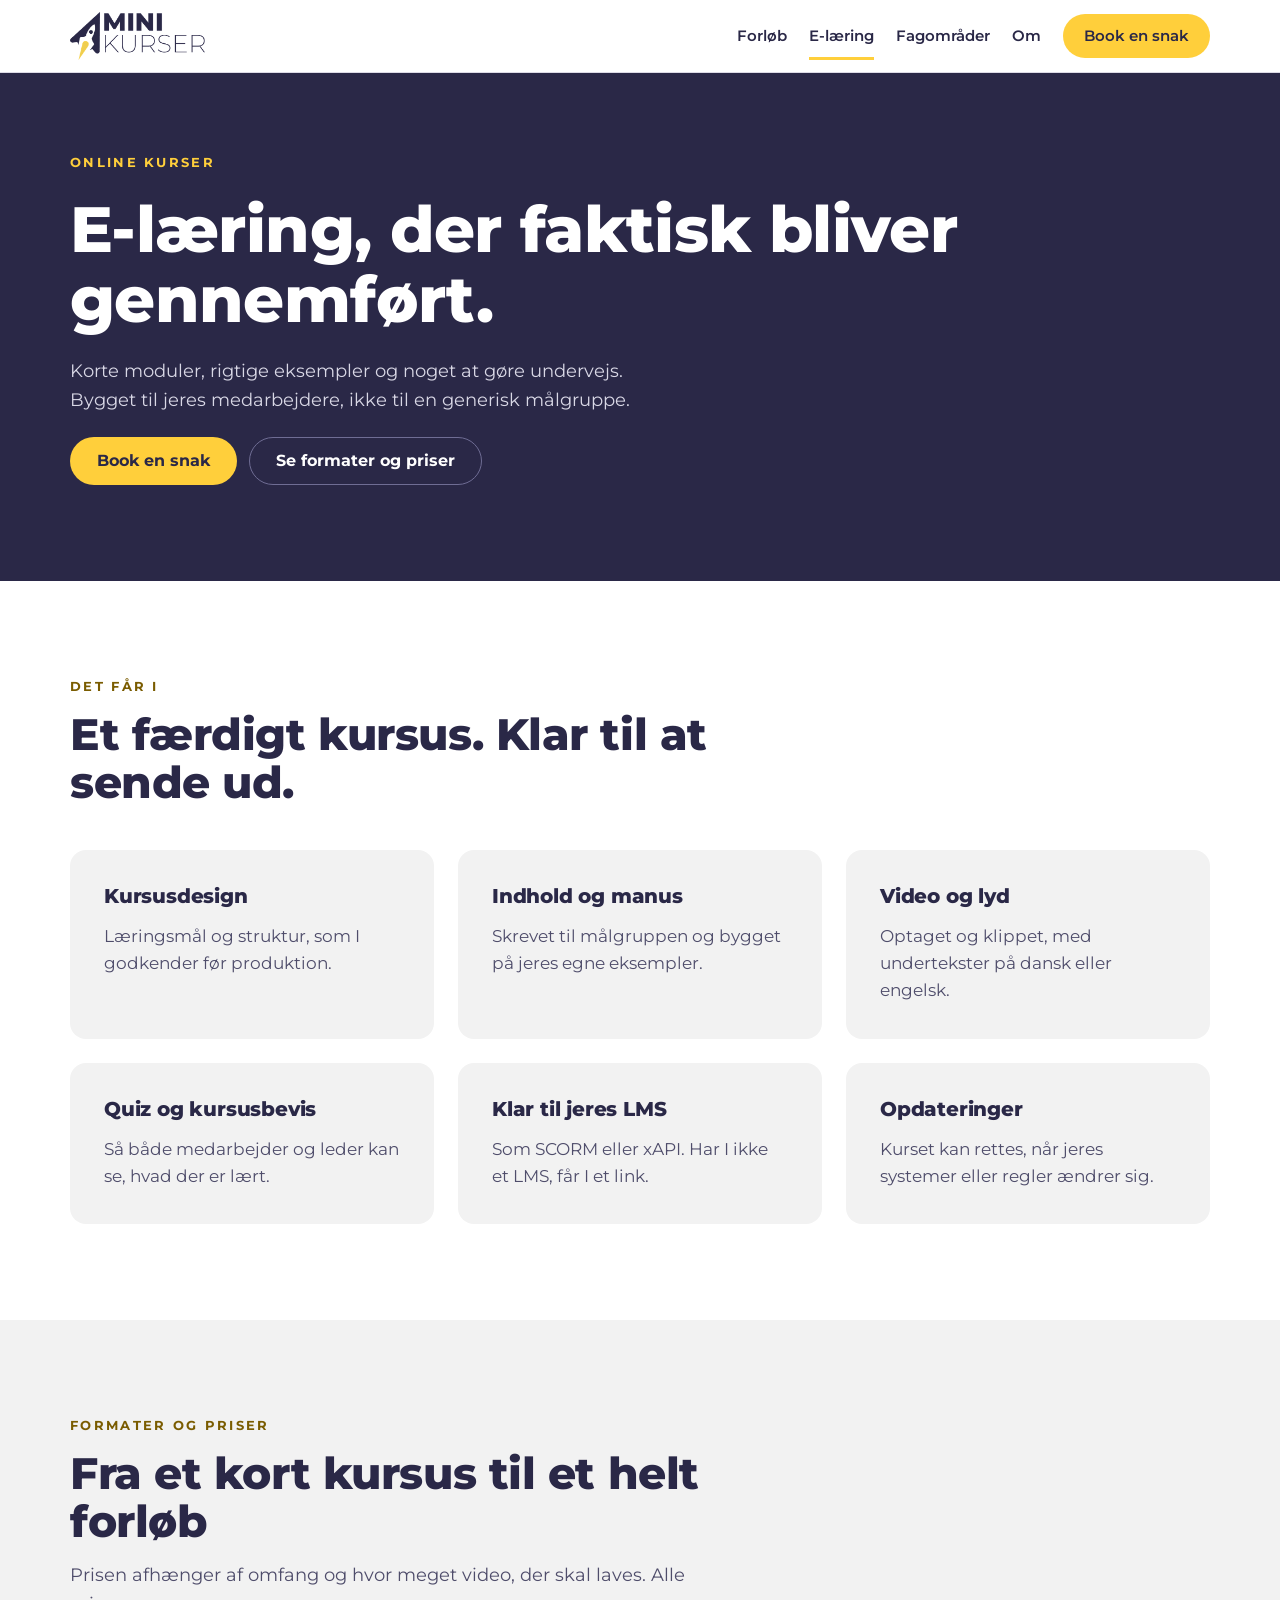
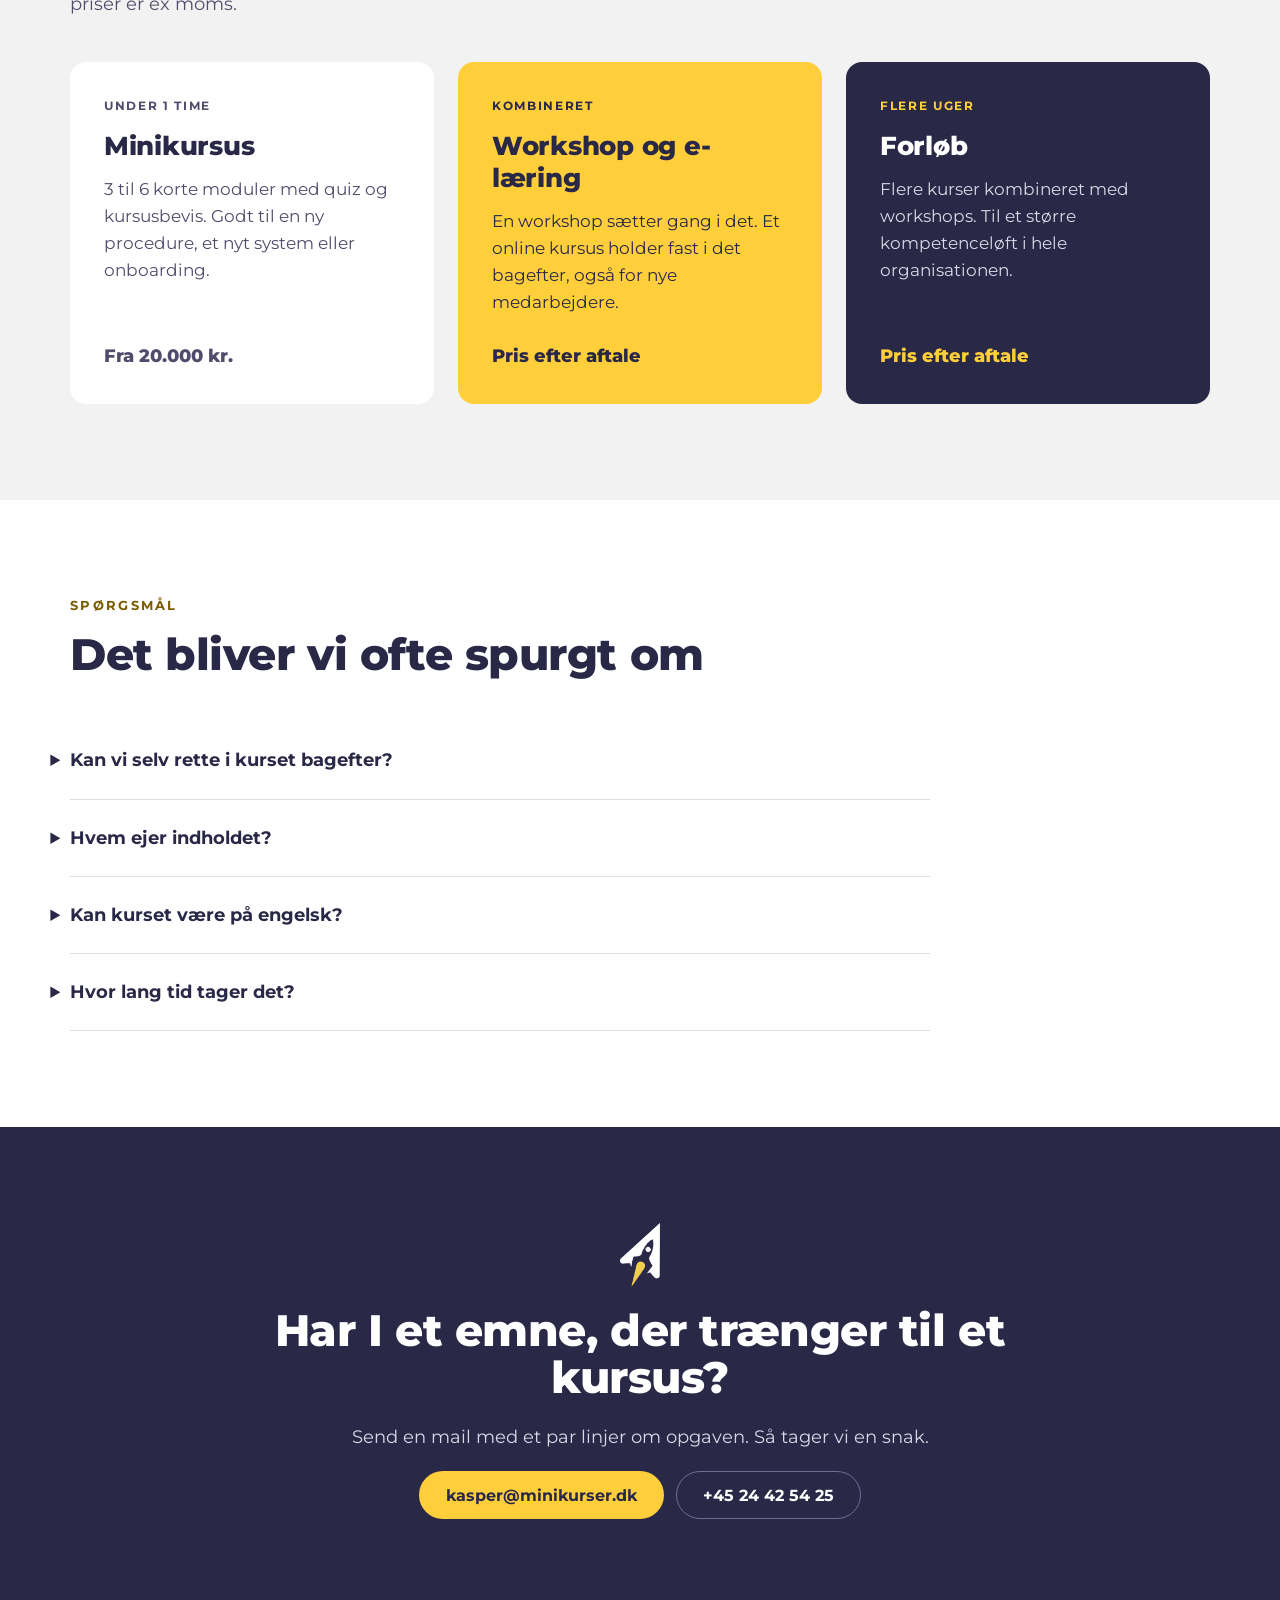
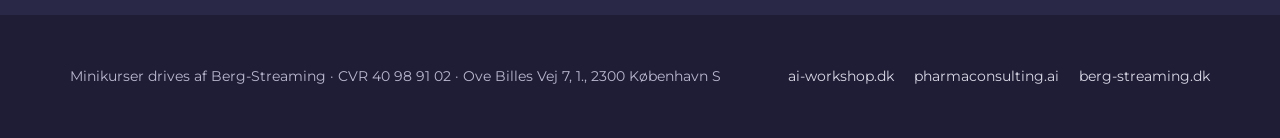
<file: e-laering.html>
<!doctype html>
<html lang="da">
<head>
<meta charset="utf-8">
<meta name="viewport" content="width=device-width, initial-scale=1, viewport-fit=cover">
<title>E-læring · Minikurser</title>
<meta name="description" content="E-læring bygget fra bunden til jeres medarbejdere. Korte moduler, video, quiz og kursusbevis. Klar til jeres LMS. Fra 20.000 kr. ex moms.">
<link rel="canonical" href="https://minikurser.dk/e-laering.html">
<meta property="og:title" content="E-læring · Minikurser">
<meta property="og:description" content="E-læring, der faktisk bliver gennemført.">
<meta property="og:type" content="website">
<meta property="og:url" content="https://minikurser.dk/e-laering.html">
<meta property="og:image" content="https://minikurser.dk/img/hero.jpg">
<meta name="theme-color" content="#2a2847">
<link rel="icon" href="img/favicon.png" type="image/png">
<link rel="preconnect" href="https://fonts.googleapis.com">
<link rel="preconnect" href="https://fonts.gstatic.com" crossorigin>
<link rel="stylesheet" href="https://fonts.googleapis.com/css2?family=Montserrat:wght@400;600;700;800&display=swap">
<link rel="stylesheet" href="style.css">
<script>if('IntersectionObserver' in window&&!matchMedia('(prefers-reduced-motion: reduce)').matches)document.documentElement.classList.add('anim')</script>
<script src="anim.js" defer></script>
<meta name="msvalidate.01" content="6FF3944E70AC36E640FBBDFD5BC174A5">
<script type="application/ld+json">{"@context":"https://schema.org","@graph":[{"@type":"WebPage","@id":"https://minikurser.dk/e-laering.html#side","url":"https://minikurser.dk/e-laering.html","name":"E-læring · Minikurser","isPartOf":{"@id":"https://minikurser.dk/#website"},"about":{"@id":"https://minikurser.dk/#e-laering"},"inLanguage":"da-DK","dateModified":"2026-11-25"},{"@type":"Service","@id":"https://minikurser.dk/#e-laering","name":"E-læring","description":"Online kurser bygget fra bunden til målgruppen. Korte moduler med video, quiz og kursusbevis, klar til LMS som SCORM eller xAPI.","provider":{"@id":"https://minikurser.dk/#organization"},"areaServed":"DK","url":"https://minikurser.dk/e-laering.html","offers":{"@type":"Offer","priceSpecification":{"@type":"PriceSpecification","minPrice":20000,"priceCurrency":"DKK","valueAddedTaxIncluded":false}}},{"@type":"FAQPage","@id":"https://minikurser.dk/e-laering.html#faq","mainEntity":[{"@type":"Question","name":"Kan vi selv rette i kurset bagefter?","acceptedAnswer":{"@type":"Answer","text":"Ja. I kan få kildefilerne, så I selv kan rette tekster og billeder. Eller vi gør det for jer."}},{"@type":"Question","name":"Hvem ejer indholdet?","acceptedAnswer":{"@type":"Answer","text":"I ejer det færdige kursus. Vi skriver det præcist ind i tilbuddet."}},{"@type":"Question","name":"Kan kurset være på engelsk?","acceptedAnswer":{"@type":"Answer","text":"Ja. Vi laver kurser på dansk og engelsk, og et kursus kan godt findes i begge versioner."}},{"@type":"Question","name":"Hvor lang tid tager det?","acceptedAnswer":{"@type":"Answer","text":"Det afhænger af omfang. Vi lægger en tidsplan sammen med jer, når vi kender opgaven."}}]}]}</script>
</head>
<body>

<header class="top">
  <div class="wrap">
    <a class="logo" href="./" aria-label="Minikurser forside">
      <img src="img/minikurser-logo.png" alt="Minikurser" width="135" height="48" onerror="this.hidden=true;this.nextElementSibling.hidden=false">
      <span class="ordmaerke" hidden><b>MINI</b><span>KURSER</span></span>
    </a>
    <nav class="menu" aria-label="Hovedmenu">
      <a href="./#forloeb">Forløb</a>
      <a href="e-laering.html" aria-current="page">E-læring</a>
      <a href="./#fagomraader" class="ud-mobil">Fagområder</a>
      <a href="./#om" class="ud-mobil">Om</a>
      <a href="#kontakt" class="knap knap-gul">Book en snak</a>
    </nav>
  </div>
</header>

<main>

  <section class="hero mork">
    <div class="wrap" style="grid-template-columns:1fr">
      <div class="hero-tekst">
        <p class="eyebrow">Online kurser</p>
        <h1>E-læring, der faktisk bliver gennemført.</h1>
        <p class="lead">Korte moduler, rigtige eksempler og noget at gøre undervejs. Bygget til jeres medarbejdere, ikke til en generisk målgruppe.</p>
        <div class="knapper">
          <a class="knap knap-gul" href="#kontakt">Book en snak</a>
          <a class="knap knap-ramme" href="#formater">Se formater og priser</a>
        </div>
      </div>
    </div>
  </section>

  <section>
    <div class="wrap">
      <div class="sektion-top">
        <p class="eyebrow">Det får I</p>
        <h2>Et færdigt kursus. Klar til at sende ud.</h2>
      </div>
      <div class="kort-raekke">
        <article class="kort"><h3>Kursusdesign</h3><p>Læringsmål og struktur, som I godkender før produktion.</p></article>
        <article class="kort"><h3>Indhold og manus</h3><p>Skrevet til målgruppen og bygget på jeres egne eksempler.</p></article>
        <article class="kort"><h3>Video og lyd</h3><p>Optaget og klippet, med undertekster på dansk eller engelsk.</p></article>
        <article class="kort"><h3>Quiz og kursusbevis</h3><p>Så både medarbejder og leder kan se, hvad der er lært.</p></article>
        <article class="kort"><h3>Klar til jeres LMS</h3><p>Som SCORM eller xAPI. Har I ikke et LMS, får I et link.</p></article>
        <article class="kort"><h3>Opdateringer</h3><p>Kurset kan rettes, når jeres systemer eller regler ændrer sig.</p></article>
      </div>
    </div>
  </section>

  <section id="formater" class="gra">
    <div class="wrap">
      <div class="sektion-top">
        <p class="eyebrow">Formater og priser</p>
        <h2>Fra et kort kursus til et helt forløb</h2>
        <p class="lead">Prisen afhænger af omfang og hvor meget video, der skal laves. Alle priser er ex moms.</p>
      </div>
      <div class="kort-raekke">
        <article class="kort hvid">
          <span class="lille-label" style="color:var(--tekst-2)">Under 1 time</span>
          <h3 style="font-size:1.6rem">Minikursus</h3>
          <p>3 til 6 korte moduler med quiz og kursusbevis. Godt til en ny procedure, et nyt system eller onboarding.</p>
          <p class="pris">Fra 20.000 kr.</p>
        </article>
        <article class="kort gul">
          <span class="lille-label">Kombineret</span>
          <h3 style="font-size:1.6rem">Workshop og e-læring</h3>
          <p>En workshop sætter gang i det. Et online kursus holder fast i det bagefter, også for nye medarbejdere.</p>
          <p class="pris">Pris efter aftale</p>
        </article>
        <article class="kort navy">
          <span class="lille-label" style="color:var(--gul)">Flere uger</span>
          <h3 style="font-size:1.6rem">Forløb</h3>
          <p>Flere kurser kombineret med workshops. Til et større kompetenceløft i hele organisationen.</p>
          <p class="pris">Pris efter aftale</p>
        </article>
      </div>
    </div>
  </section>

  <section>
    <div class="wrap">
      <div class="sektion-top">
        <p class="eyebrow">Spørgsmål</p>
        <h2>Det bliver vi ofte spurgt om</h2>
      </div>
      <div class="faq">
        <details><summary>Kan vi selv rette i kurset bagefter?</summary><p>Ja. I kan få kildefilerne, så I selv kan rette tekster og billeder. Eller vi gør det for jer.</p></details>
        <details><summary>Hvem ejer indholdet?</summary><p>I ejer det færdige kursus. Vi skriver det præcist ind i tilbuddet.</p></details>
        <details><summary>Kan kurset være på engelsk?</summary><p>Ja. Vi laver kurser på dansk og engelsk, og et kursus kan godt findes i begge versioner.</p></details>
        <details><summary>Hvor lang tid tager det?</summary><p>Det afhænger af omfang. Vi lægger en tidsplan sammen med jer, når vi kender opgaven.</p></details>
      </div>
    </div>
  </section>

  <section id="kontakt" class="kontakt mork">
    <div class="wrap">
      <img class="symbol" src="img/minikurser-symbol-hvid.png" alt="" width="40" height="64" onerror="this.hidden=true">
      <h2>Har I et emne, der trænger til et kursus?</h2>
      <p class="lead">Send en mail med et par linjer om opgaven. Så tager vi en snak.</p>
      <div class="knapper" style="justify-content:center">
        <a class="knap knap-gul" href="mailto:kasper@minikurser.dk">kasper@minikurser.dk</a>
        <a class="knap knap-ramme" href="tel:+4524425425">+45 24 42 54 25</a>
      </div>
    </div>
  </section>

</main>

<footer>
  <div class="wrap">
    <p>Minikurser drives af Berg-Streaming · CVR 40 98 91 02 · Ove Billes Vej 7, 1., 2300 København S</p>
    <nav aria-label="Søstersider">
      <a href="https://ai-workshop.dk">ai-workshop.dk</a>
      <a href="https://pharmaconsulting.ai">pharmaconsulting.ai</a>
      <a href="https://berg-streaming.dk">berg-streaming.dk</a>
    </nav>
  </div>
</footer>

</body>
</html>
</file>
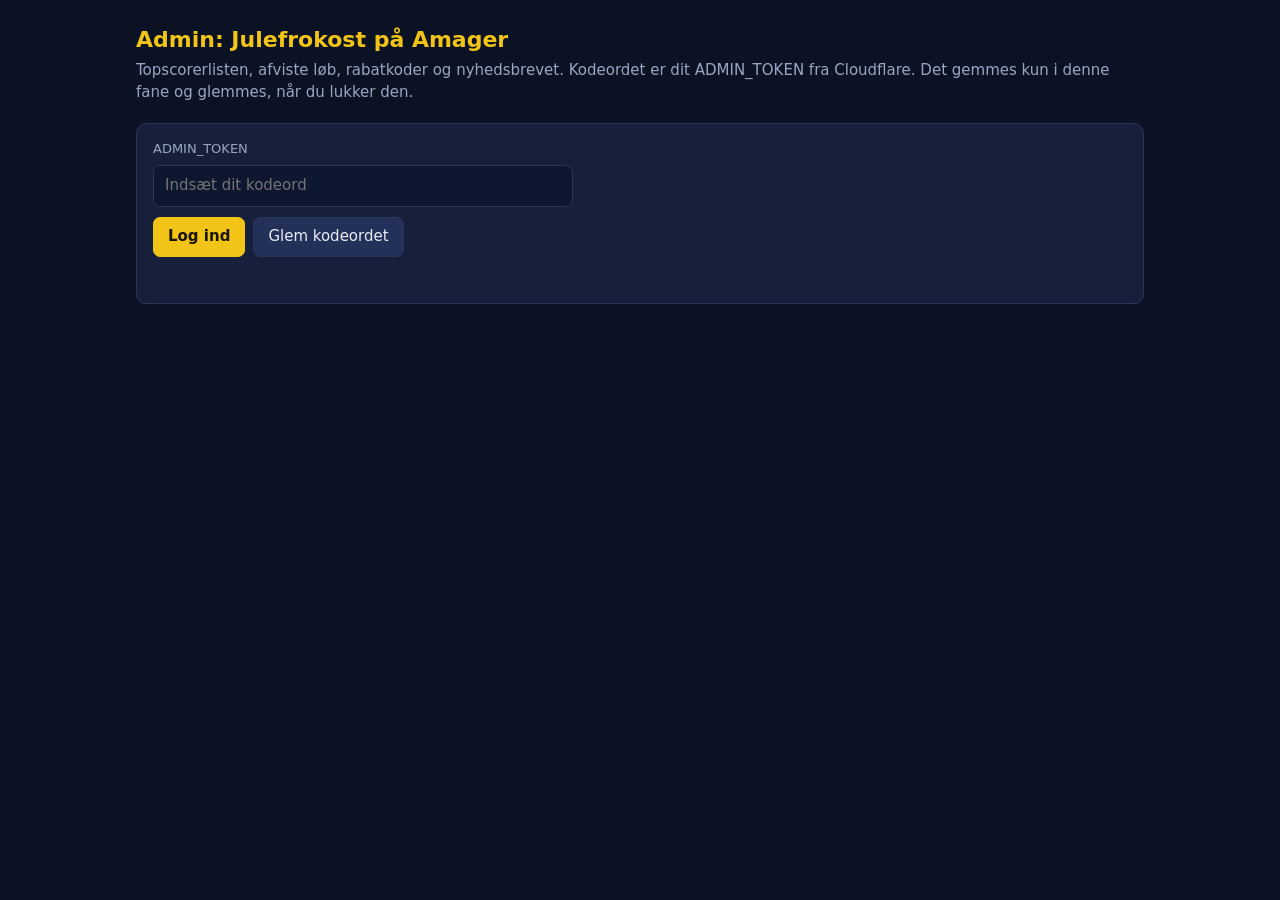
<file: julefrokost/admin.html>
<!DOCTYPE html>
<html lang="da">
<head>
<meta charset="utf-8">
<meta name="viewport" content="width=device-width, initial-scale=1">
<meta name="robots" content="noindex, nofollow">
<title>Admin | Julefrokost på Amager</title>
<style>
  :root { --bg: #0b1224; --panel: #16203a; --line: #2a3658; --text: #e8ecf4; --soft: #9aa6c0; --gold: #f2c418; --red: #ff8a8a; --green: #8af0a0; }
  * { box-sizing: border-box; }
  body { margin: 0; background: var(--bg); color: var(--text); font: 15px/1.45 system-ui, -apple-system, 'Segoe UI', sans-serif; }
  main { max-width: 1040px; margin: 0 auto; padding: 24px 16px 60px; }
  h1 { margin: 0 0 4px; font-size: 22px; color: var(--gold); }
  p.sub { margin: 0 0 20px; color: var(--soft); }
  .card { background: var(--panel); border: 1px solid var(--line); border-radius: 10px; padding: 16px; margin-bottom: 16px; }
  label { display: block; font-size: 13px; color: var(--soft); margin-bottom: 6px; }
  input[type=password], input[type=text] { width: 100%; max-width: 420px; padding: 9px 11px; border-radius: 7px; border: 1px solid var(--line); background: #0e1730; color: var(--text); font: inherit; }
  .row { display: flex; flex-wrap: wrap; gap: 8px; align-items: center; margin-top: 10px; }
  button { padding: 8px 14px; border-radius: 7px; border: 1px solid var(--line); background: #22305a; color: var(--text); font: inherit; cursor: pointer; }
  button.main { background: var(--gold); color: #1a1400; border-color: var(--gold); font-weight: 600; }
  button.small { padding: 4px 10px; font-size: 13px; }
  button:disabled { opacity: .5; cursor: default; }
  .tabs { display: flex; gap: 8px; flex-wrap: wrap; margin-bottom: 12px; }
  .tabs button.on { background: var(--gold); color: #1a1400; border-color: var(--gold); }
  table { width: 100%; border-collapse: collapse; font-size: 14px; }
  th, td { text-align: left; padding: 7px 8px; border-bottom: 1px solid var(--line); vertical-align: top; }
  th { color: var(--soft); font-weight: 600; font-size: 12px; text-transform: uppercase; letter-spacing: .04em; }
  td.num { text-align: right; font-variant-numeric: tabular-nums; }
  code { font-family: ui-monospace, Menlo, Consolas, monospace; font-size: 13px; }
  .muted { color: var(--soft); }
  .ok { color: var(--green); }
  .bad { color: var(--red); }
  #msg { min-height: 22px; margin-top: 8px; }
  .scroll { overflow-x: auto; }
</style>
</head>
<body>
<main>
  <h1>Admin: Julefrokost på Amager</h1>
  <p class="sub">Topscorerlisten, afviste løb, rabatkoder og nyhedsbrevet. Kodeordet er dit ADMIN_TOKEN fra Cloudflare. Det gemmes kun i denne fane og glemmes, når du lukker den.</p>

  <div class="card">
    <label for="token">ADMIN_TOKEN</label>
    <input id="token" type="password" autocomplete="off" spellcheck="false" placeholder="Indsæt dit kodeord">
    <div class="row">
      <button class="main" id="login">Log ind</button>
      <button id="logout">Glem kodeordet</button>
    </div>
    <div id="msg" class="muted"></div>
  </div>

  <div class="card" id="panel" hidden>
    <div class="tabs">
      <button data-tab="players" class="on">Spillere</button>
      <button data-tab="rejected">Afviste løb</button>
      <button data-tab="codes">Rabatkoder</button>
      <button data-tab="subs">Nyhedsbrev</button>
    </div>
    <div id="codefind" class="row" hidden style="margin-top:0;margin-bottom:12px">
      <input id="codeq" type="text" placeholder="Find en kode, fx AMA-7KQ4-X9PM" style="max-width:300px">
      <button id="codego">Find</button>
      <button id="codeall">Vis alle</button>
    </div>
    <div class="scroll"><div id="out" class="muted">Henter ...</div></div>
  </div>
</main>
<script type="module">
// Banernes navne hentes fra spillet selv, så listen altid passer
import { LEVELS as GAME_LEVELS } from './src/data/levels.js';
(function () {
  var API = 'https://amager-spil-scores.stemplerind.workers.dev';
  var LEVELS = GAME_LEVELS.map(function (l) { return l.id; });
  var NAMES = Object.fromEntries(GAME_LEVELS.map(function (l) { return [l.id, l.name]; }));
  var $ = function (id) { return document.getElementById(id); };
  var tab = 'players';

  function getToken() { try { return sessionStorage.getItem('amager-admin') || ''; } catch (e) { return mem; } }
  var mem = '';
  function setToken(t) { mem = t; try { t ? sessionStorage.setItem('amager-admin', t) : sessionStorage.removeItem('amager-admin'); } catch (e) { /* kun i hukommelsen */ } }

  function esc(s) { return String(s == null ? '' : s).replace(/[&<>"']/g, function (c) { return { '&': '&amp;', '<': '&lt;', '>': '&gt;', '"': '&quot;', "'": '&#39;' }[c]; }); }
  function when(ms) { if (!ms) return ''; var d = new Date(ms); return d.toLocaleDateString('da-DK') + ' ' + d.toLocaleTimeString('da-DK', { hour: '2-digit', minute: '2-digit' }); }
  function pts(n) { return (n | 0).toLocaleString('da-DK'); }
  function msg(t, cls) { var m = $('msg'); m.textContent = t; m.className = cls || 'muted'; }

  function call(path, body) {
    var opt = { method: body ? 'POST' : 'GET', headers: { Authorization: 'Bearer ' + getToken() }, cache: 'no-store' };
    if (body) { opt.headers['Content-Type'] = 'application/json'; opt.body = JSON.stringify(body); }
    return fetch(API + path, opt).then(function (r) {
      if (r.status === 401) throw new Error('auth');
      return r.json();
    });
  }

  function fail(e) {
    if (e && e.message === 'auth') { msg('Forkert kodeord, eller ADMIN_TOKEN er ikke sat i Cloudflare endnu.', 'bad'); $('panel').hidden = true; return; }
    msg('Kunne ikke nå serveren. Prøv igen om lidt.', 'bad');
  }

  function show(name) {
    tab = name;
    [].forEach.call(document.querySelectorAll('.tabs button'), function (b) { b.classList.toggle('on', b.dataset.tab === name); });
    $('codefind').hidden = name !== 'codes';
    $('out').innerHTML = '<span class="muted">Henter ...</span>';
    if (name === 'players') loadPlayers();
    else if (name === 'rejected') loadRejected();
    else if (name === 'subs') loadSubs();
    else loadCodes();
  }

  function loadPlayers() {
    call('/admin/players').then(function (d) {
      var rows = d.players || [];
      if (!rows.length) { $('out').innerHTML = '<p class="muted">Ingen spillere endnu.</p>'; return; }
      var h = '<table><tr><th>#</th><th>Navn</th><th class="num">Point</th><th>Nået til</th><th>Sidst</th><th>Status</th><th></th></tr>';
      var rank = 0;
      rows.forEach(function (p) {
        if (!p.hidden && p.score > 0) rank++;
        var reached = p.reached ? (p.reached >= LEVELS.length ? 'Byen' : NAMES[LEVELS[p.reached - 1]]) : 'Ikke startet';
        h += '<tr><td class="muted">' + (!p.hidden && p.score > 0 ? rank : '') + '</td><td>' + esc(p.name) + '<br><code class="muted">' + esc(p.pid) + '</code></td>' +
          '<td class="num">' + pts(p.score) + '</td><td>' + esc(reached) + '</td><td class="muted">' + when(p.updated) + '</td>' +
          '<td>' + (p.hidden ? '<span class="bad">Skjult</span>' : (p.score > 0 ? '<span class="ok">På listen</span>' : '<span class="muted">Ingen point</span>')) + '</td>' +
          '<td><button class="small" data-hide="' + esc(p.pid) + '" data-val="' + (p.hidden ? '0' : '1') + '">' + (p.hidden ? 'Vis igen' : 'Skjul') + '</button></td></tr>';
      });
      $('out').innerHTML = h + '</table>';
    }).catch(fail);
  }

  function loadRejected() {
    call('/admin/rejected').then(function (d) {
      var rows = d.rejected || [];
      if (!rows.length) { $('out').innerHTML = '<p class="muted">Ingen afviste løb. Godt.</p>'; return; }
      var h = '<p class="muted">De seneste 200. Mange afvisninger fra samme spiller tyder på snyd. Skjul spilleren under Spillere.</p><table><tr><th>Hvornår</th><th>Navn</th><th>Bane</th><th class="num">Point</th><th>Grund</th></tr>';
      rows.forEach(function (r) {
        h += '<tr><td class="muted">' + when(r.finished) + '</td><td>' + esc(r.name || '(uden navn)') + '<br><code class="muted">' + esc(r.pid) + '</code></td>' +
          '<td>' + esc(NAMES[r.level] || r.level) + '</td><td class="num">' + (r.score == null ? '' : pts(r.score)) + '</td><td>' + esc(r.note) + '</td></tr>';
      });
      $('out').innerHTML = h + '</table>';
    }).catch(fail);
  }

  function loadCodes(one) {
    call('/admin/codes' + (one ? '?code=' + encodeURIComponent(one) : '')).then(function (d) {
      var rows = d.codes || [];
      if (!rows.length) { $('out').innerHTML = '<p class="muted">' + (one ? 'Koden findes ikke.' : 'Ingen rabatkoder endnu.') + '</p>'; return; }
      var h = '<table><tr><th>Kode</th><th>Mail</th><th>Navn</th><th>Nyhedsbrev</th><th>Lavet</th><th>Status</th><th></th></tr>';
      rows.forEach(function (c) {
        h += '<tr><td><code>' + esc(c.code) + '</code></td><td>' + esc(c.email) + '</td><td>' + esc(c.name) + '</td>' +
          '<td>' + (c.newsletter ? '<span class="ok">Ja</span>' : '<span class="muted">Nej</span>') + '</td><td class="muted">' + when(c.created) + '</td>' +
          '<td>' + (c.used ? '<span class="bad">Brugt ' + when(c.used_at) + '</span>' : '<span class="ok">Ikke brugt</span>') + '</td>' +
          '<td><button class="small" data-code="' + esc(c.code) + '" data-used="' + (c.used ? '0' : '1') + '">' + (c.used ? 'Fortryd' : 'Markér brugt') + '</button></td></tr>';
      });
      $('out').innerHTML = h + '</table>';
    }).catch(fail);
  }

  var SOURCES = { halvvejs: 'Halvvejs i spillet', hemmeligheden: 'Ved rabatkoden', spillet: 'Spillet' };
  function loadSubs() {
    call('/admin/subs').then(function (d) {
      var rows = d.subs || [];
      var waiting = rows.filter(function (r) { return !r.synced && !r.unsub; }).length;
      var h = '<p class="muted">' + rows.length + ' tilmeldt fra spillet. ' +
        (d.brevo ? 'Brevo er sat op.' : '<span class="bad">Brevo er ikke sat op endnu, så mailene venter her.</span>') + '</p>';
      if (waiting && d.brevo) h += '<div class="row" style="margin:0 0 12px"><button class="main" id="syncsubs">Send ' + waiting + ' til Brevo</button></div>';
      if (!rows.length) { $('out').innerHTML = h; bindSync(); return; }
      h += '<table><tr><th>Mail</th><th>Hvor</th><th>Hvornår</th><th>Brevo</th><th>Seneste nummer</th></tr>';
      rows.forEach(function (r) {
        h += '<tr><td>' + esc(r.email) + '</td><td>' + esc(SOURCES[r.source] || r.source || '') + '</td><td class="muted">' + when(r.created) + '</td>' +
          '<td>' + (r.unsub ? '<span class="muted">Afmeldt ' + when(r.unsub) + '</span>' : (r.synced ? '<span class="ok">På listen</span>' : '<span class="bad">Venter</span>')) + '</td>' +
          '<td>' + (r.welcomed ? '<span class="ok">Sendt ' + when(r.welcomed) + '</span>' : '<span class="muted">Nej</span>') + '</td></tr>';
      });
      $('out').innerHTML = h + '</table>';
      bindSync();
    }).catch(fail);
  }
  function bindSync() {
    var b = $('syncsubs');
    if (!b) return;
    b.onclick = function () {
      b.disabled = true; b.textContent = 'Sender ...';
      call('/admin/subs/sync', {}).then(function (r) { msg(r.synced + ' af ' + r.tried + ' sendt til Brevo.', r.synced === r.tried ? 'ok' : 'bad'); loadSubs(); }).catch(fail);
    };
  }

  function login() {
    var t = $('token').value.trim() || getToken();
    if (!t) { msg('Indsæt dit kodeord først.', 'bad'); return; }
    setToken(t);
    msg('Logger ind ...');
    call('/admin/players').then(function () {
      $('token').value = '';
      msg('Logget ind. Kodeordet glemmes, når du lukker fanen.', 'ok');
      $('panel').hidden = false;
      show(tab);
    }).catch(fail);
  }

  $('login').onclick = login;
  $('token').addEventListener('keydown', function (e) { if (e.key === 'Enter') login(); });
  $('logout').onclick = function () { setToken(''); $('panel').hidden = true; msg('Kodeordet er glemt.'); };
  [].forEach.call(document.querySelectorAll('.tabs button'), function (b) { b.onclick = function () { show(b.dataset.tab); }; });
  $('codego').onclick = function () { var q = $('codeq').value.trim(); q ? loadCodes(q) : loadCodes(); };
  $('codeq').addEventListener('keydown', function (e) { if (e.key === 'Enter') $('codego').click(); });
  $('codeall').onclick = function () { $('codeq').value = ''; loadCodes(); };

  $('out').addEventListener('click', function (e) {
    var b = e.target.closest('button');
    if (!b) return;
    b.disabled = true;
    if (b.dataset.hide) {
      call('/admin/hide', { pid: b.dataset.hide, hidden: b.dataset.val === '1' }).then(loadPlayers).catch(fail);
    } else if (b.dataset.code) {
      var q = $('codeq').value.trim();
      call('/admin/used', { code: b.dataset.code, used: b.dataset.used === '1' }).then(function () { q ? loadCodes(q) : loadCodes(); }).catch(fail);
    }
  });

  if (getToken()) login();
})();
</script>
</body>
</html>
</file>
<file: style.css>
/* Minikurser. Farver og font fra designguiden (Colored Sheep, maj 2025). */
:root{
  --navy:#2a2847;
  --navy-2:#3a3861;
  --navy-deep:#1f1d36;
  --gul:#ffcf3b;
  --gra:#f2f2f2;
  --hvid:#ffffff;
  --tekst:#2a2847;
  --tekst-2:#4f4d6b;
  --tekst-lys:#d9d8e6;
  --linje:#dcdbe6;
  --guld-tekst:#7a5c00;
  --radius:16px;
  --font:"Montserrat", system-ui, -apple-system, "Segoe UI", sans-serif;
  color-scheme: light;
}
*{box-sizing:border-box}
html{scroll-behavior:smooth; scroll-padding-top:84px}
@media (prefers-reduced-motion: reduce){html{scroll-behavior:auto}}
body{margin:0; font-family:var(--font); color:var(--tekst); background:var(--hvid); font-size:17px; line-height:1.6}
img{max-width:100%; display:block}
a{color:var(--navy)}
[hidden]{display:none!important}
.wrap{max-width:1180px; margin:0 auto; padding:0 max(20px, env(safe-area-inset-left,0px))}

/* Typografi efter designguiden: Extrabold til overskrifter, Bold i versaler til underoverskrifter, Regular til brødtekst */
h1,h2,h3{margin:0; font-weight:800; line-height:1.08; letter-spacing:-0.01em}
h1{font-size:clamp(2.4rem, 6vw, 4rem)}
h2{font-size:clamp(1.9rem, 4vw, 2.75rem)}
h3{font-size:1.25rem; line-height:1.25}
p{margin:0}
.eyebrow{font-size:.8rem; font-weight:700; letter-spacing:.18em; text-transform:uppercase; color:var(--guld-tekst)}
.mork .eyebrow{color:var(--gul)}
.lead{font-size:1.15rem; color:var(--tekst-2); max-width:620px}
.mork .lead{color:var(--tekst-lys)}

/* Knapper */
.knap{display:inline-flex; align-items:center; justify-content:center; min-height:48px; padding:0 26px; border-radius:999px; font-weight:700; font-size:1rem; text-decoration:none; border:1px solid transparent; transition:transform .15s ease, background .15s ease}
.knap:hover{transform:translateY(-1px)}
.knap-gul{background:var(--gul); color:var(--navy)}
.knap-gul:hover{background:#ffd75c; color:var(--navy)}
.knap-ramme{border-color:#6f6d94; color:var(--hvid)}
.knap-ramme:hover{background:var(--navy-2); color:var(--hvid)}
.knap-navy{background:var(--navy); color:var(--hvid)}
.knap-navy:hover{background:var(--navy-2); color:var(--hvid)}
.knapper{display:flex; flex-wrap:wrap; gap:12px}

/* Header */
.top{position:sticky; top:0; z-index:20; background:rgba(255,255,255,.96); backdrop-filter:saturate(1.4) blur(8px); border-bottom:1px solid var(--linje)}
.top .wrap{display:flex; align-items:center; justify-content:space-between; gap:16px; min-height:72px; flex-wrap:wrap; padding-top:8px; padding-bottom:8px}
.logo{display:flex; align-items:center; text-decoration:none; color:var(--navy)}
.logo img{height:48px; width:auto}
.logo .ordmaerke{font-size:1.35rem; line-height:1; letter-spacing:.04em}
.logo .ordmaerke b{font-weight:800}
.logo .ordmaerke span{font-weight:400}
.menu{display:flex; flex-wrap:wrap; align-items:center; gap:4px 22px}
.menu a{text-decoration:none; font-weight:600; font-size:.95rem; padding:12px 0}
.menu a[aria-current="page"]{box-shadow:inset 0 -3px 0 var(--gul)}
.menu .knap{padding:0 20px; min-height:44px}

/* Sektioner */
section{padding:96px 0}
.mork{background:var(--navy); color:var(--hvid)}
.gra{background:var(--gra)}
.sektion-top{display:flex; flex-direction:column; gap:14px; max-width:760px; margin-bottom:44px}

/* Hero */
.hero{padding:80px 0 96px}
.hero .wrap{display:grid; grid-template-columns:minmax(0,1fr) minmax(0,1fr); gap:56px; align-items:center}
.hero-tekst{display:flex; flex-direction:column; gap:22px}
.hero-billede{position:relative; border-radius:24px; overflow:hidden; aspect-ratio:5/4; background:var(--navy-2)}
.hero-billede img{width:100%; height:100%; object-fit:cover; object-position:38% 50%}
.hero-billede .kredit{position:absolute; right:12px; bottom:10px; font-size:.68rem; color:rgba(255,255,255,.75); text-shadow:0 1px 2px rgba(0,0,0,.5)}
.hero-billede .kredit a{color:inherit}
.hero-billede .pris-maerke{position:absolute; left:20px; bottom:20px; background:var(--hvid); color:var(--navy); border-radius:12px; padding:12px 16px; font-weight:700; font-size:.95rem; box-shadow:0 10px 30px rgba(20,18,40,.25)}
.hero-billede .pris-maerke small{display:block; font-weight:600; font-size:.75rem; letter-spacing:.12em; text-transform:uppercase; color:var(--tekst-2)}
@media (max-width:860px){.hero .wrap{grid-template-columns:1fr} .hero-billede{max-width:560px; aspect-ratio:4/3}}

/* Kort */
.kort-raekke{display:grid; grid-template-columns:repeat(auto-fit, minmax(280px, 1fr)); gap:24px}
.kort{background:var(--gra); border-radius:var(--radius); padding:34px; display:flex; flex-direction:column; gap:14px}
.kort.hvid{background:var(--hvid)}
.kort.navy{background:var(--navy); color:var(--hvid)}
.kort.navy p, .kort.navy li{color:var(--tekst-lys)}
.kort.gul{background:var(--gul)}
.kort p{color:var(--tekst-2)}
.kort.gul p{color:var(--navy)}
.kort ul{margin:0; padding-left:20px; line-height:1.9}
.kort .pris{margin-top:auto; padding-top:12px; font-weight:800; font-size:1.1rem}
.kort .pris small{font-weight:600; font-size:.85rem; opacity:.8}
.kort.navy .pris{color:var(--gul)}
.ikon{width:44px; height:44px}
.lille-label{font-size:.75rem; font-weight:700; letter-spacing:.14em; text-transform:uppercase}

/* Proces */
.trin{list-style:none; margin:0; padding:0; display:grid; grid-template-columns:repeat(auto-fit, minmax(190px, 1fr)); gap:16px; counter-reset:trin}
.trin li{background:var(--hvid); border-radius:var(--radius); padding:26px; display:flex; flex-direction:column; gap:10px; counter-increment:trin}
.trin li::before{content:counter(trin); width:40px; height:40px; border-radius:999px; background:var(--gul); display:grid; place-items:center; font-weight:800}
.trin p{font-size:.95rem; color:var(--tekst-2)}

/* Fagområder */
.fag{text-decoration:none; background:var(--navy-2); border-radius:var(--radius); overflow:hidden; display:flex; flex-direction:column; color:var(--hvid); transition:background .15s ease, transform .15s ease}
.fag:hover{background:#45437a; color:var(--hvid); transform:translateY(-2px)}
.fag .plade{position:relative; height:132px; background:var(--hvid); display:flex; align-items:center; padding:0 28px; overflow:hidden}
.fag .plade img{position:relative; z-index:1; max-height:58px; width:auto; max-width:72%}
.fag .plade .maerke-tekst{position:relative; z-index:1; margin-left:14px; color:var(--navy); font-weight:800; font-size:1.25rem; letter-spacing:-.01em}
.fag .plade svg{position:absolute; right:-6px; top:0; height:100%; width:auto}
.fag .krop{padding:26px 28px 30px; display:flex; flex-direction:column; gap:12px; flex:1}
.fag .domaene{color:var(--gul); font-size:.75rem; font-weight:700; letter-spacing:.14em; text-transform:uppercase}
.fag .titel{font-size:1.5rem; font-weight:800; line-height:1.2}
.fag .tekst{color:var(--tekst-lys); font-size:.95rem}
.fag .videre{font-weight:700; padding-top:6px}

/* Eksempler */
.eksempel{border:1px solid var(--linje); border-radius:var(--radius); overflow:hidden; display:flex; flex-direction:column}
.eksempel .bund{height:120px; display:flex; align-items:flex-end; padding:18px}
.eksempel .tag{font-size:.72rem; font-weight:700; letter-spacing:.1em; text-transform:uppercase; padding:6px 12px; border-radius:999px}
.eksempel .indhold{padding:26px; display:flex; flex-direction:column; gap:8px}
.eksempel .format{font-size:.9rem; font-weight:600; color:var(--tekst-2)}
.eksempel p{color:var(--tekst-2); font-size:.97rem}

/* Om */
.om .wrap{display:grid; grid-template-columns:minmax(0,.8fr) minmax(0,1.2fr); gap:56px; align-items:center}
.portraet{border-radius:24px; overflow:hidden; aspect-ratio:4/5; background:var(--linje); max-width:440px}
.portraet img{width:100%; height:100%; object-fit:cover}
.om-tekst{display:flex; flex-direction:column; gap:18px}
.om-tekst p{color:var(--tekst-2)}
.titel-linje{font-weight:700; letter-spacing:.08em; text-transform:uppercase; font-size:.85rem; color:var(--tekst-2)}
.chips{display:flex; flex-wrap:wrap; gap:8px}
.chips span{background:var(--hvid); border-radius:999px; padding:8px 16px; font-size:.9rem; font-weight:600}
@media (max-width:860px){.om .wrap{grid-template-columns:1fr}}

/* FAQ */
.faq{max-width:860px}
.faq details{border-bottom:1px solid var(--linje); padding:18px 0}
.faq summary{cursor:pointer; font-weight:700; font-size:1.1rem; padding:6px 0; list-style-position:outside}
.faq details p{margin-top:10px; color:var(--tekst-2)}

/* Kontakt */
.kontakt .wrap{display:flex; flex-direction:column; align-items:center; text-align:center; gap:20px; max-width:860px}
.kontakt .symbol{height:64px; width:auto}

/* Footer */
footer{background:var(--navy-deep); color:#b9b8cf; padding:40px 0; font-size:.9rem}
footer .wrap{display:flex; flex-wrap:wrap; justify-content:space-between; gap:20px; align-items:center}
footer a{color:#d9d8e6; text-decoration:none; padding:10px 0; display:inline-block}
footer a:hover{color:var(--gul)}
footer nav{display:flex; flex-wrap:wrap; gap:20px}

@media (max-width:640px){
  section{padding:72px 0}
  .hero{padding:56px 0 72px}
  .menu{gap:0 16px}
  .menu .ud-mobil{display:none}
}

/* Animationer. Scroll-effekterne kræver anim.js (klassen .anim på html).
   Ved "reducer bevægelse" er der ingen animationer. */
.top{transition:box-shadow .25s ease}
.top.rullet{box-shadow:0 6px 24px rgba(42,40,71,.08)}
.pil{display:inline-block}

@media (prefers-reduced-motion: no-preference){
  /* Hero: tekst og billede kommer ind, når siden åbner */
  .hero-tekst > *{animation:op .8s cubic-bezier(.2,.7,.2,1) both}
  .hero-tekst > :nth-child(2){animation-delay:.08s}
  .hero-tekst > :nth-child(3){animation-delay:.16s}
  .hero-tekst > :nth-child(4){animation-delay:.24s}
  .hero-billede{animation:afdaek 1s .15s cubic-bezier(.65,0,.25,1) both}
  .hero-billede img{animation:zoomud 1.8s .15s cubic-bezier(.2,.7,.2,1) both}
  .hero-billede .pris-maerke{animation:pop .55s 1s cubic-bezier(.3,1.4,.5,1) both}

  /* Scroll: elementer glider ind et ad gangen */
  .anim .vis{opacity:0; translate:0 26px; transition:opacity .7s ease var(--d,0s), translate .8s cubic-bezier(.2,.7,.2,1) var(--d,0s), transform .15s ease, background .15s ease}
  .anim .vis.synlig{opacity:1; translate:none}

  /* Proces: tallene popper, når trinnet kommer frem */
  .anim .trin li.vis::before{scale:.3; transition:scale .5s cubic-bezier(.3,1.6,.5,1) calc(var(--d,0s) + .25s)}
  .anim .trin li.synlig::before{scale:1}

  /* Kontakt: raketten letter og svæver */
  .anim .kontakt .symbol.vis{translate:0 48px}
  .anim .kontakt .symbol.synlig{translate:none; animation:svaev 3.4s ease-in-out 1.2s infinite}

  /* Fagområder: lidt liv i illustrationerne ved hover */
  .fag .pil{transition:transform .2s ease}
  .fag:hover .pil, .fag:focus-visible .pil{transform:translateX(5px)}
  .fag .plade svg *{transform-box:fill-box; transform-origin:center}
  .fag[href*="ai-workshop"]:hover .plade svg > circle,
  .fag[href*="ai-workshop"]:focus-visible .plade svg > circle{animation:skriv 1.1s ease-in-out infinite}
  .fag[href*="ai-workshop"] .plade svg > circle:nth-of-type(2){animation-delay:.15s}
  .fag[href*="ai-workshop"] .plade svg > circle:nth-of-type(3){animation-delay:.3s}
  .fag[href*="pharma"]:hover .plade svg g:nth-of-type(2) circle,
  .fag[href*="pharma"]:focus-visible .plade svg g:nth-of-type(2) circle{animation:puls 1.4s ease-in-out infinite}
  .fag[href*="pharma"] .plade svg g:nth-of-type(2) circle:nth-child(2){animation-delay:.25s}
  .fag[href*="pharma"] .plade svg g:nth-of-type(2) circle:nth-child(3){animation-delay:.5s}
  .fag[href*="berg-streaming"]:hover .plade svg rect,
  .fag[href*="berg-streaming"]:focus-visible .plade svg rect{animation:lyd .5s ease-in-out infinite alternate}
  .fag[href*="berg-streaming"] .plade svg rect:nth-child(2n){animation-duration:.42s; animation-delay:-.2s}
  .fag[href*="berg-streaming"] .plade svg rect:nth-child(3n){animation-duration:.6s; animation-delay:-.35s}

  /* FAQ: svaret toner frem */
  .faq details[open] p{animation:op .35s ease both}
}

@keyframes op{from{opacity:0; translate:0 18px}to{opacity:1; translate:none}}
@keyframes afdaek{from{clip-path:inset(100% 0 0 0 round 24px)}to{clip-path:inset(0 0 0 0 round 24px)}}
@keyframes zoomud{from{transform:scale(1.12)}to{transform:none}}
@keyframes pop{from{opacity:0; transform:scale(.6) translateY(12px)}to{opacity:1; transform:none}}
@keyframes svaev{0%,100%{transform:translateY(0)}50%{transform:translateY(-7px)}}
@keyframes skriv{0%,60%,100%{transform:translateY(0)}30%{transform:translateY(-5px)}}
@keyframes puls{0%,100%{transform:scale(1)}50%{transform:scale(1.5)}}
@keyframes lyd{to{transform:scaleY(.4)}}

/* Kontaktformular (FormSubmit til kasper@ai-workshop.dk) */
.kf{position:relative;display:grid;gap:14px;margin-top:32px;padding:24px;border-radius:var(--kf-radius);background:var(--kf-bg);border:1px solid var(--kf-line);color:var(--kf-ink);text-align:left;box-sizing:border-box}
.kf *{box-sizing:border-box}
.kf h3{margin:0;font-size:1.2rem;line-height:1.25;color:var(--kf-ink)}
.kf .kf-to{display:grid;grid-template-columns:repeat(2,minmax(0,1fr));gap:14px}
@media (max-width:560px){.kf .kf-to{grid-template-columns:1fr}}
.kf label{display:flex;flex-direction:column;gap:6px;font-size:.88rem;font-weight:600;color:var(--kf-label);min-width:0}
.kf input,.kf textarea{font:inherit;font-size:16px;font-weight:400;color:var(--kf-field-ink);background:var(--kf-field-bg);border:1px solid var(--kf-line);border-radius:10px;padding:11px 13px;width:100%;margin:0}
.kf textarea{min-height:130px;resize:vertical}
.kf input:focus-visible,.kf textarea:focus-visible{outline:2px solid var(--kf-accent);outline-offset:1px}
.kf .kf-raekke{display:flex;align-items:center;gap:14px;flex-wrap:wrap}
.kf .kf-raekke button{font-family:inherit;cursor:pointer;border:0;margin:0}
.kf .kf-note{flex:1;min-width:200px;margin:0;font-size:.82rem;color:var(--kf-label);opacity:.85}
.kf .kf-note a{color:inherit}
.kf .kf-honning{position:absolute;left:-9999px;width:1px;height:1px;opacity:0}
.kf .kf-tak{margin:0;padding:12px 14px;border-radius:10px;background:var(--kf-tak-bg);color:var(--kf-tak-ink);font-weight:600}
.kf{--kf-radius:var(--radius);--kf-bg:rgba(255,255,255,.06);--kf-line:#6f6d94;--kf-ink:#fff;--kf-label:var(--tekst-lys);--kf-field-bg:var(--navy-deep);--kf-field-ink:#fff;--kf-accent:var(--gul);--kf-tak-bg:var(--gul);--kf-tak-ink:var(--navy)}
.kontakt .kf{max-width:680px;margin:32px auto 0}
</file>
